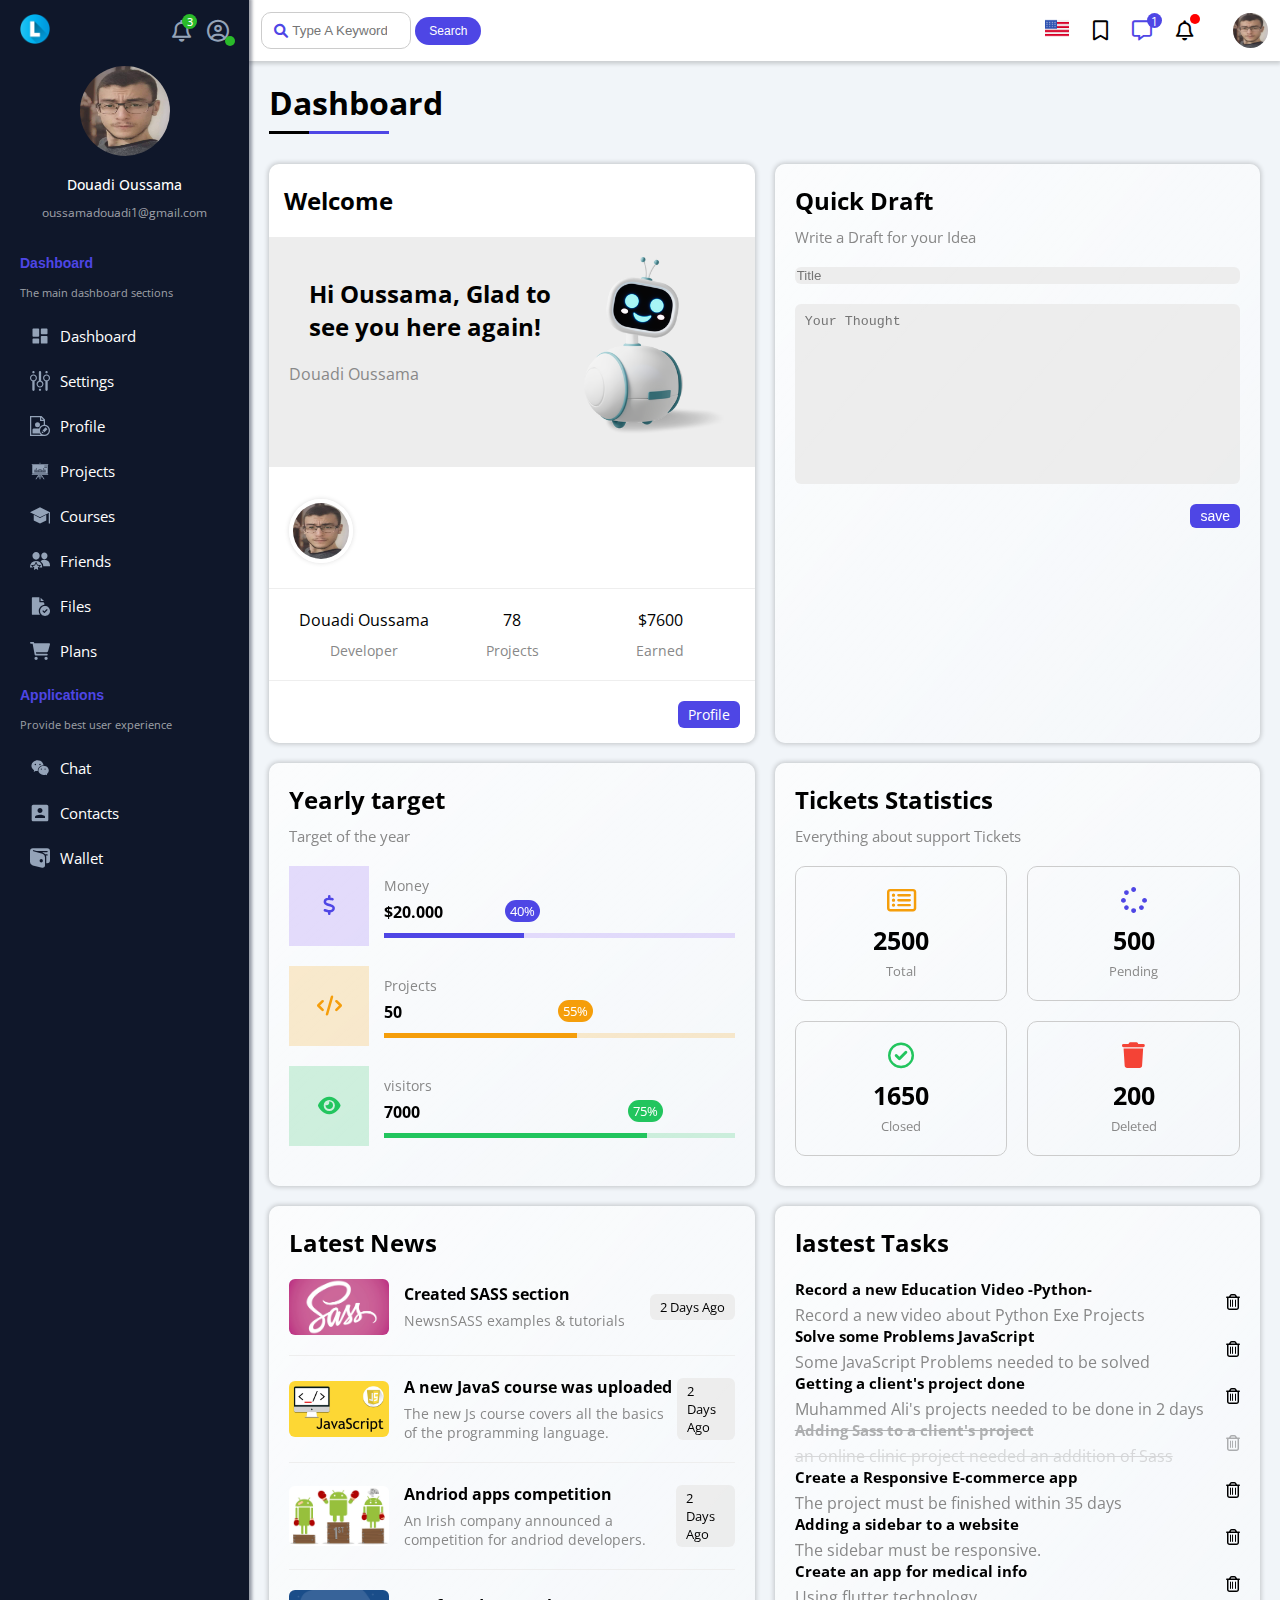
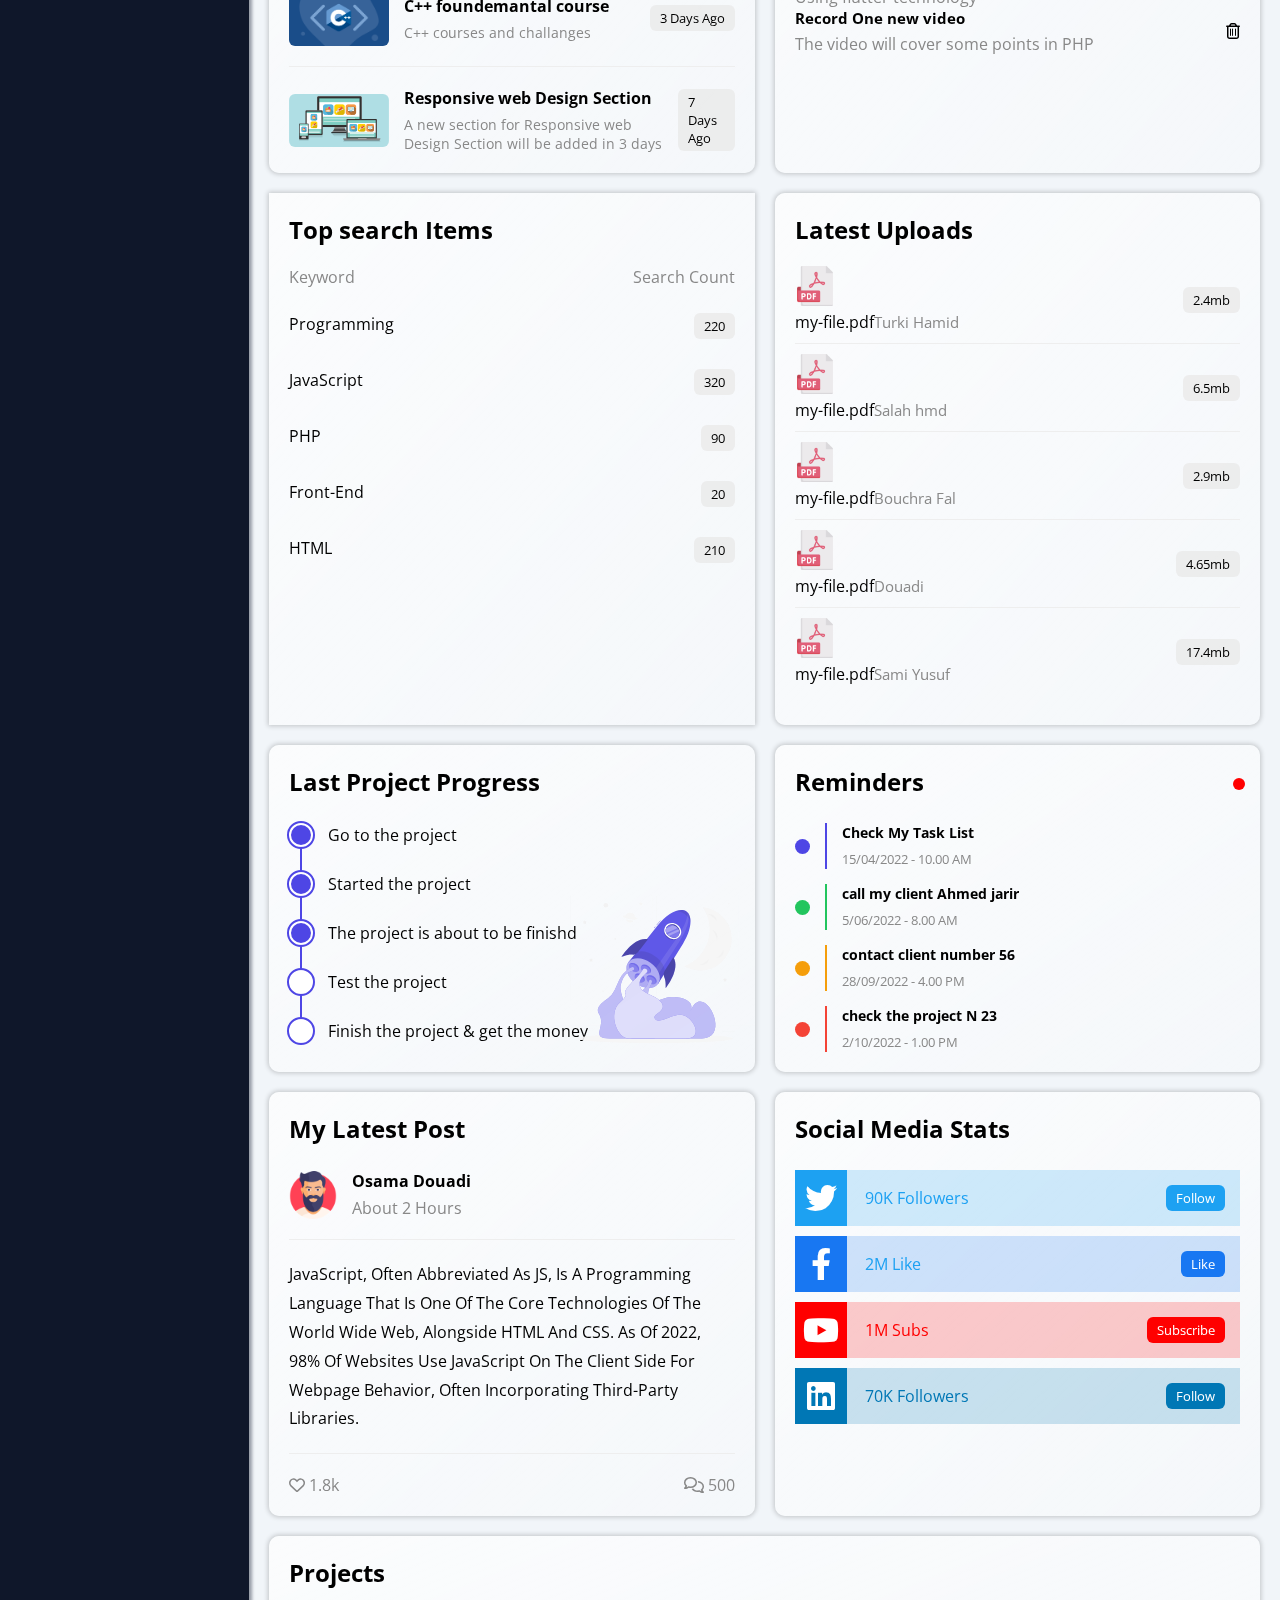
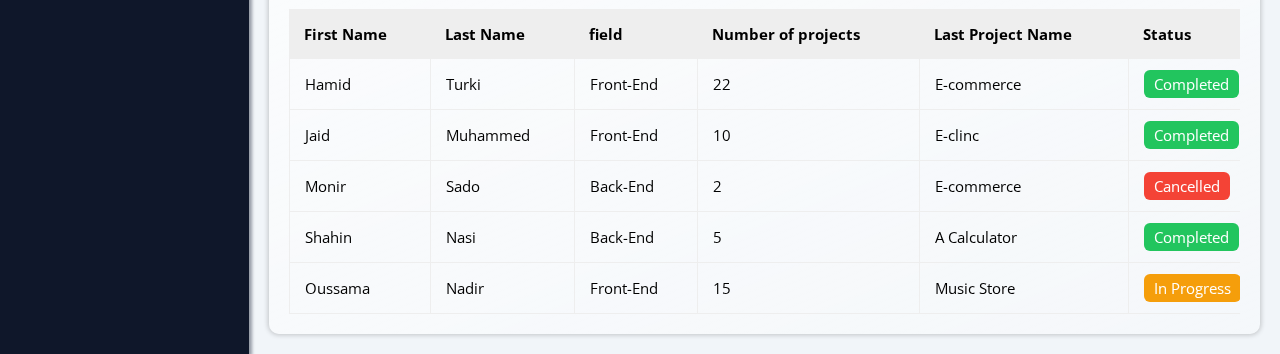
<file: index.html>
<!DOCTYPE html>
<html lang="en">
  <head>
    <meta charset="UTF-8" />
    <meta http-equiv="X-UA-Compatible" content="IE=edge" />
    <meta name="viewport" content="width=device-width, initial-scale=1.0" />
    <title>Dashboard</title>
    <link rel="stylesheet" href="css/all.main.css" />
    <link rel="stylesheet" href="css/framewrok.css" />
    <link rel="stylesheet" href="css/dash.css" />
    <link rel="preconnect" href="https://fonts.googleapis.com" />
    <link rel="preconnect" href="https://fonts.gstatic.com" crossorigin />
    <link href="https://fonts.googleapis.com/css2?family=Open+Sans:wght@300;500&#038;display=swap" rel="stylesheet" />
  </head>
<body>
  <div class="page d-flex">
    <div class="sidebar  bg-sidebar p-20 p-relative">
       <div class="sidebarheader d-flex space-between ">
          <img class="logo" src="./image/logo.png" alt=""/>

          <div class="leftSide d-flex space-between">

            <div class="Icons-areaTwo">
            <span class="sidebarbellNotification p-relative">
            <i class="sidebarBell fa-regular fa-bell  c-altwhite cursor-p"></i>
            </span>
            </div>

          <div class="icons-areaTwo">
          <span class="sidebarusernotification p-relative">
            <i class=" userIcon fa-regular fa-circle-user c-altwhite cursor-p"></i>
          </span>
          </div>
      </div>
      </div>
      <div class="sidebarSec2">
      <img class="profilePic p-relative " src="./image/oussama.jpg" alt=""/>
      <h4 class="sidebarName c-white">Douadi Oussama</h4>
      <h5 class="sidebarEmail">oussamadouadi1@gmail.com</h5>
    </div>
    <h3 class="dashboard">Dashboard</h3>
    <p class="dashboardDescription">The main dashboard sections</p>

      <ul>
        <li>
          
          <a class="active d-flex align-center fs-14 c-white rad-6 p-10" href="index.html">
          <img class="sidebarIcons " src="/image/dashboard.svg" alt=""/>
            <span>Dashboard</span>
          </a>
          
        </li>
        <li>
          <a class="d-flex align-center fs-14 c-white rad-6 p-10" href="settings.html">
            <img class="sidebarIcons" src="/image/settings.svg" alt=""/>
            <span >Settings</span>
          </a>
        </li>
        <li>
          <a class="d-flex align-center fs-14 c-white rad-6 p-10" href="profile.html">
            <img class="sidebarIcons" src="/image/profile.svg" alt=""/>
            <span>Profile</span>
          </a>
        </li>
        <li>
          <a class="d-flex align-center fs-14 c-white rad-6 p-10" href="projects.html">
            <img class="sidebarIcons" src="/image/projects.svg" alt=""/>
            <span>Projects</span>
          </a>
        </li>
        <li>
          <a class=" d-flex align-center fs-14 c-white rad-6 p-10" href="courses.html">
            <img class="sidebarIcons" src="/image/courses.svg" alt=""/>
            <span >Courses</span>
          </a>
        </li>
        <li>
          <a class="d-flex align-center fs-14 c-white rad-6 p-10" href="friends.html">
            <img class="sidebarIcons" src="/image/friends.svg" alt=""/>
            <span >Friends</span>
          </a>
        </li>
        <li>
          <a class="d-flex align-center fs-14 c-white rad-6 p-10" href="files.html">
            <img class="sidebarIcons" src="/image/files.svg" alt=""/>
            <span >Files</span>
          </a>
        </li>
        <li>
          <a class="d-flex align-center fs-14 c-white rad-6 p-10" href="plans.html">
            <img class="sidebarIcons" src="/image/plans.svg" alt=""/>
            <span >Plans</span>
          </a>
        </li>
      </ul>
      <h3 class="dashboard">Applications</h3>
    <p class="dashboardDescription">Provide best user experience</p>
    <ul>
      <li>
        <a class="d-flex align-center fs-14 c-white rad-6 p-10" href="chat.html">
          <img class="sidebarIcons" src="/image/chat.svg" alt=""/>
          <span>Chat</span>
        </a>
      </li>
      <li>
        <a class="d-flex align-center fs-14 c-white rad-6 p-10" href="chat.html">
          <img class="sidebarIcons" src="/image/contact.svg" alt=""/>
          <span>Contacts</span>
        </a>
      </li>
      <li>
        <a class="d-flex align-center fs-14 c-white rad-6 p-10" href="wallet.html">
          <img class="sidebarIcons" src="/image/wallet.svg" alt=""/>
          <span>Wallet</span>
        </a>
      </li>
    </ul>
        </div>
        <div class="content bg-page w-full">
          <!--Start Head-->
          <div class="head p-12 d-flex align-center space-between">
            <div class="search p-relative ">
             <input class=" searchPh p-10 " type="search" placeholder="Type A Keyword">
             <button class="searchbtn">Search</button>
            </div>
         
            <div class="icons d-flex align-center ">
              <div class="Icons-area">
                <img class="englishLanguage cursor-p" src="./image/english.png" alt=""/>
                 </div>
              <div class="Icons-area">
                  <i class="fa-regular fa-bookmark fa-lg c-black cursor-p"></i>
               </div>
              <div class="Icons-area">
              <span class="notificationTwo p-relative">
                <i class="fa-regular fa-message fa-lg c-purple cursor-p"></i>
              </span>
            </div>
              <div class="Icons-area">
                <span class="notification p-relative">
                  <i class=" fa-regular fa-bell fa-lg c-black cursor-p "></i>
                </span>
              </div>
              <img class="headerPic cursor-p" src="./image/oussama.jpg" alt=""/>
            </div>
          </div>
          <!--End Head-->
 <h1 class="p-relative">Dashboard</h1>
 <div class="wrapper d-grid gap-20">
  <!--Start Welcome-->
  <div class="welcome bg-white rad-10 txt-c-mobile block-mobile box-shadow ">
    <h2 class="greeting">Welcome</h2>
<div class="intro bg-white p-20 d-flex space-between bg-eee">
<div >
<h2 class=" m-20">Hi Oussama, 
  Glad to see you here again!
</h2>
<p class="c-grey mt-5">Douadi Oussama</p>
</div>

<img class="hide-mobile" src="./image/robothi.png" alt="" style="width:200px; height: 200px;" />

</div>
<img src="./image/oussama.jpg" alt="" class="avatar"/>
<div class="body txt-c d-flex p-20 mt-20 mb-20 block-mobile">
  <div>Douadi Oussama <span class="d-block c-grey fs-14 mt-10">Developer</span></div>
  <div>78 <span class="d-block c-grey fs-14 mt-10">Projects</span></div>
  <div>$7600 <span class="d-block c-grey fs-14 mt-10">Earned</span></div>
</div>
<a href="profile.html" class="visit d-block fs-14 rad-6 bg-purple c-white w-fit btn-shape">Profile</a>
</div>
  <!--End Welcome-->
  <!--Quick Draft widget-->
  <div class="quick-draft glass p-20  rad-10 box-shadow ">
    
    <h2 class=" mt-0 mb-10 ">Quick Draft</h2>
    <p class="mt-0 mb-20 c-grey fs-15 ">Write a Draft for your Idea</p>
 
    <form  >
      <input class="d-block mb-20 w-full p-18 b-none rad-6 bg-eee" type="text" placeholder="Title"/>
      <textarea class="d-block mb-20 w-full p-10 b-none bg-eee rad-6" placeholder="Your Thought"></textarea>
      <input class="save d-block fs-14 bg-purple c-white b-none w-fit btn-shape" type="submit" value="save"/>
    </form>
  </div>
  <!--Quick Draft widget-->
  <!--Start Target-->
  <div class="targets glass p-20  rad-10 box-shadow">
    <h2 class="mt-0 mb-10"> Yearly target</h2>
    <p  class="mt-0 mb-20 c-grey fs-15"> Target of the year</p>
    <div class="target-row mb-20 purple d-flex align-center">
      <div class="icon center-flex">
        <i class="fa-solid fa-dollar-sign fa-lg c-purple"></i>
      </div>
      <div class="details">
        <span class="fs-14 c-grey">Money</span>
        <span class="d-block mt-5 mb-10 fw-bold">$20.000</span>
        <div class="progress p-relative">
          <span class="bg-purple c-purple" style="width: 40%;">
          <span class="bg-purple"> 40% </span>
          </span>
        </div>
      </div>
    </div>
    <div class="target-row mb-20 orange d-flex align-center">
      <div class="icon center-flex">
        <i class="fa-solid fa-code fa-lg c-orange"></i>
      </div>
      <div class="details">
        <span class="fs-14 c-grey">Projects</span>
        <span class="d-block mt-5 mb-10 fw-bold">50</span>
        <div class="progress p-relative">
          <span class="bg-orange orange" style="width: 55%;">
          <span class="bg-orange">55%</span>
          </span>
        </div>
      </div>
    </div>
    <div class="target-row mb-20 green d-flex align-center">
      <div class="icon center-flex">
        <i class="fa-solid fa-eye fa-lg c-green"></i>
      </div>
      <div class="details">
        <span class="fs-14 c-grey">visitors</span>
        <span class="d-block mt-5 mb-10 fw-bold">7000</span>
        <div class="progress p-relative">
          <span class="bg-green green" style="width: 75%;">
          <span class="bg-green">75% </span>
          </span>
        </div>
      </div>
    </div>
  </div>
  <!--End Target-->
  <!--Start Ticket Widget-->
  <div class="tickets glass p-20  rad-10 box-shadow">
    <h2 class="mt-0 mb-10">Tickets Statistics</h2>
    <p class="mt-0 mb-20 c-grey fs-15">Everything about support Tickets</p>
  <div class="d-flex txt-c gap-20 f-wrap">
    <div class="box p-20 rad-10 fs-13 c-grey">
      <i class="fa-regular fa-rectangle-list fa-2x mb-10 c-orange"></i>
      <span  class="d-block c-black fw-bold fs-25 mb-5">2500</span>
      Total
    </div>
    <div class="box p-20 rad-10 fs-13 c-grey">
      <i class="fa-solid fa-spinner fa-2x mb-10 c-purple"></i>
      <span  class="d-block c-black fw-bold fs-25 mb-5">500</span>
      Pending
    </div>
    <div class="box p-20 rad-10 fs-13 c-grey">
      <i class="fa-regular fa-circle-check fa-2x mb-10 c-green"></i>
      <span  class="d-block c-black fw-bold fs-25 mb-5">1650</span>
      Closed
    </div>
    <div class="box p-20 rad-10 fs-13 c-grey">
      
      <i class="fa-solid fa-trash fa-2x mb-10 c-red"></i>
      <span  class="d-block c-black fw-bold fs-25 mb-5">200</span>
      Deleted
    </div>
    
  </div>
  </div>
  <!--End Ticket Widget-->
  <!--Latest News-->
  <div class="latest-news glass p-20  rad-10 txt-c-mobile box-shadow">
    <h2 class="mt-0 mb-20">Latest News</h2>
    <div class="news-row d-flex align-center">
    <img src="./image/news1.jpg" alt="">
    <div class="info">
      <h3>Created SASS section</h3>
      <p class="m-0 fs-14 c-grey">NewsnSASS examples & tutorials</p>
    </div>
    <div class="btn-shape bg-eee fs-13 lable">2 Days Ago</div>

    </div>
    <div class="news-row d-flex align-center">
      <img src="./image/news2.jpg" alt="">
      <div class="info">
        <h3>A new JavaS course was uploaded</h3>
        <p class="m-0 fs-14 c-grey">The new Js course covers all the basics of the programming language.</p>
      </div>
      <div class="btn-shape bg-eee fs-13 lable">2 Days Ago</div>
  
      </div>
      <div class="news-row d-flex align-center">
        <img src="./image/news3.jpg" alt="">
        <div class="info">
          <h3>Andriod apps competition</h3>
          <p class="m-0 fs-14 c-grey">An Irish company announced a competition for andriod developers.</p>
        </div>
        <div class="btn-shape bg-eee fs-13 lable">2 Days Ago</div>
    
        </div>
        <div class="news-row d-flex align-center">
          <img src="./image/news4.png" alt="">
          <div class="info">
            <h3>C++ foundemantal course</h3>
            <p class="m-0 fs-14 c-grey"> C++ courses and challanges</p>
          </div>
          <div class="btn-shape bg-eee fs-13 lable">3 Days Ago</div>
      
          </div>
          <div class="news-row d-flex align-center">
            <img src="./image/news5.png" alt="">
            <div class="info">
              <h3>Responsive web Design Section</h3>
              <p class="m-0 fs-14 c-grey">A new section for Responsive web Design Section will be added in 3 days </p>
            </div>
            <div class="btn-shape bg-eee fs-13 lable">7 Days Ago</div>
        
            </div>
  </div>
  <!--Latest News-->
  <!--Tasks-->
  <div class="tasks glass p-20  rad-10 box-shadow">
    <h2 class="mt-0 mb-20">lastest Tasks</h2>
    <div class="tasks-row d-flex between-flex">
    <div class="info">
      <h3 class="mt-0 mb-5 fs-15">Record a new Education Video -Python-</h3>
      <p class="m-0 c-grey">Record a new video about Python Exe Projects</p>
    </div>
    <i class="fa-regular fa-trash-can delete"></i>
  </div>
  <div class="tasks-row d-flex between-flex">
    <div class="info">
      <h3 class="mt-0 mb-5 fs-15">Solve some Problems JavaScript</h3>
      <p class="m-0 c-grey"> Some JavaScript Problems needed to be solved</p>
    </div>
    <i class="fa-regular fa-trash-can delete"></i>
  </div>
  <div class="tasks-row d-flex between-flex">
    <div class="info">
      <h3 class="mt-0 mb-5 fs-15">Getting a client's project done </h3>
      <p class="m-0 c-grey">Muhammed Ali's projects needed to be done in 2 days</p>
    </div>
    <i class="fa-regular fa-trash-can delete"></i>
  </div>
  <div class="tasks-row d-flex between-flex done">
    <div class="info">
      <h3 class="mt-0 mb-5 fs-15"> Adding Sass to a client's project</h3>
      <p class="m-0 c-grey"> an online clinic project needed an addition of Sass</p>
    </div>
    <i class="fa-regular fa-trash-can delete"></i>
  </div>
  <div class="tasks-row d-flex between-flex">
    <div class="info">
      <h3 class="mt-0 mb-5 fs-15">Create a Responsive E-commerce app</h3>
      <p class="m-0 c-grey">The project must be finished within 35 days</p>
    </div>
    <i class="fa-regular fa-trash-can delete"></i>
  </div>
  <div class="tasks-row d-flex between-flex">
    <div class="info">
      <h3 class="mt-0 mb-5 fs-15">Adding a sidebar to a website</h3>
      <p class="m-0 c-grey">The sidebar must be responsive.</p>
    </div>
    <i class="fa-regular fa-trash-can delete"></i>
  </div>
  <div class="tasks-row d-flex between-flex">
    <div class="info">
      <h3 class="mt-0 mb-5 fs-15">Create an app for medical info</h3>
      <p class="m-0 c-grey">Using flutter technology</p>
    </div>
    <i class="fa-regular fa-trash-can delete"></i>
  </div>
  <div class="tasks-row d-flex between-flex">
    <div class="info">
      <h3 class="mt-0 mb-5 fs-15">Record One new video</h3>
      <p class="m-0 c-grey">The video will cover some points in PHP</p>
    </div>
    <i class="fa-regular fa-trash-can delete"></i>
  </div>
  </div>
  <!--Tasks-->

<!--Top search-->
<div class="search-items glass p-20  rad-20 box-shadow">
  <h2 class="mt-0 mb-20">Top search Items</h2>
  <div class="items-head d-flex space-between c-grey mb-10">
    <div> Keyword</div>
    <div>Search Count</div>
  </div>

  <div class="items d-flex space-between pt-15 pb-15" >
  <span>Programming</span>
  <span class="bg-eee fs-13 btn-shape">220</span>
</div>

<div class="items d-flex space-between pt-15 pb-15" >
  <span>JavaScript</span>
  <span class="bg-eee fs-13 btn-shape">320</span>
</div>

<div class="items d-flex space-between pt-15 pb-15" >
  <span>PHP</span>
  <span class="bg-eee fs-13 btn-shape">90</span>
</div>

<div class="items d-flex space-between pt-15 pb-15" >
  <span>Front-End</span>
  <span class="bg-eee fs-13 btn-shape">20</span>
</div>

<div class="items d-flex space-between pt-15 pb-15" >
  <span>HTML</span>
  <span class="bg-eee fs-13 btn-shape">210</span>
</div>
</div>
<!--Top search-->
<!--Latest uploads-->
<div class="latest-uploads glass p-20  rad-10 box-shadow">
  <h2 class="mt-0 mb-20"> Latest Uploads</h2>
  <ul class="m-0">
    <li class="between-flex pb-10 mb-10">
      <div>
        <img class="mr-10" src="./image/pdf.png" alt=""/>
        <div class="d-flex align-center">
          <span class="d-block">my-file.pdf</span>
          <span class="fs-15 c-grey">Turki Hamid</span>
        </div>

      </div>
      <div class="bg-eee btn-shape fs-13">
        2.4mb
      </div>
    </li>
    <li class="between-flex pb-10 mb-10">
      <div>
        <img class="mr-10" src="./image/pdf.png" alt=""/>
        <div class="d-flex align-center">
          <span class="d-block">my-file.pdf</span>
          <span class="fs-15 c-grey">Salah hmd</span>
        </div>

      </div>
      <div class="bg-eee btn-shape fs-13">
        6.5mb
      </div>
    </li>
    <li class="between-flex pb-10 mb-10">
      <div>
        <img class="mr-10" src="./image/pdf.png" alt=""/>
        <div class="d-flex align-center">
          <span class="d-block">my-file.pdf</span>
          <span class="fs-15 c-grey">Bouchra Fal</span>
        </div>

      </div>
      <div class="bg-eee btn-shape fs-13">
        2.9mb
      </div>
    </li>
    <li class="between-flex pb-10 mb-10">
      <div>
        <img class="mr-10" src="./image/pdf.png" alt=""/>
        <div class="d-flex align-center">
          <span class="d-block">my-file.pdf</span>
          <span class="fs-15 c-grey">Douadi</span>
        </div>

      </div>
      <div class="bg-eee btn-shape fs-13">
        4.65mb
      </div>
    </li>
    <li class="between-flex pb-10 mb-10">
      <div>
        <img class="mr-10" src="./image/pdf.png" alt=""/>
        <div class="d-flex align-center">
          <span class="d-block">my-file.pdf</span>
          <span class="fs-15 c-grey">Sami Yusuf</span>
        </div>

      </div>
      <div class="bg-eee btn-shape fs-13">
        17.4mb
      </div>
    </li>

  </ul>
</div>
<!--Latest uploads-->
  <!-- Start Last project -->
  <div class="last-project glass p-20  rad-10 p-relative box-shadow">
    <h2 class="mt-0 mb-20"> Last Project Progress</h2>
    <ul class="m-0 p-relative">
      <li class="mt-25 d-flex align-center done"> Go to the project</li>
      <li class="mt-25 d-flex align-center done"> Started the project</li>
      <li class="mt-25 d-flex align-center done"> The project is about to be finishd</li>
      <li class="mt-25 d-flex align-center current"> Test the project</li>
      <li class="mt-25 d-flex align-center "> Finish the project & get the money</li>
    </ul>
    <img class="launch-icon hide-mobile" src="./image/rocket.svg" alt="">
  </div>
  <!-- End Last project -->
  <!-- Reminders -->
  <div class="reminders p-20 glass rad-10 p-relative box-shadow">
    <h2  class="remindersTitle mt-0 mb-25">Reminders</h2>
    <ul class="m-0">
      <li class="d-flex align-center mt-15">
          <span class="key bg-purple mr-15 d-block rad-half"></span>
          <div class="pl-15 purple">
            <p class="fs-14 fw-bold mt-0 mb-5">
              Check My Task List
            </p>
            <span class="fs-13 c-grey"> 15/04/2022 - 10.00 AM</span>
          </div>
      </li>
      <li class="d-flex align-center mt-15">
        <span class="key bg-green mr-15 d-block rad-half"></span>
        <div class="pl-15 green">
          <p class="fs-14 fw-bold mt-0 mb-5">
            call my client Ahmed jarir
          </p>
          <span class="fs-13 c-grey"> 5/06/2022 - 8.00 AM</span>
        </div>
    </li>
    <li class="d-flex align-center mt-15">
      <span class="key bg-orange mr-15 d-block rad-half"></span>
      <div class="pl-15 orange">
        <p class="fs-14 fw-bold mt-0 mb-5">
          contact client number 56
        </p>
        <span class="fs-13 c-grey"> 28/09/2022 - 4.00 PM</span>
      </div>
  </li>
  <li class="d-flex align-center mt-15">
    <span class="key bg-red mr-15 d-block rad-half"></span>
    <div class="pl-15 red">
      <p class="fs-14 fw-bold mt-0 mb-5">
        check the project N 23
      </p>
      <span class="fs-13 c-grey"> 2/10/2022 - 1.00 PM</span>
    </div>
</li>
    </ul>
  </div>
  <!-- Reminders -->
  <!--Latest Post-->
  <div class="latest-post p-20 glass rad-10 p-relative box-shadow">
    <h2 class="mt-0 mb-25">My Latest Post</h2>
    <div class="top d-flex align-center">
      <img class="avatar mr-15" src="./image/avatar1.png" alt="" />
      <div class="info">
        <span class="d-block mb-5 fw-bold">Osama Douadi</span>
        <span class="c-grey">About 2 Hours</span>
      </div>
      </div>
      <div class="post-content txt-c-mobile pt-20 pb-20 mt-20 mb-20">
        JavaScript, often abbreviated as JS, is a programming language that is one of the core technologies of the World Wide Web, alongside HTML and CSS. As of 2022, 98% of websites use JavaScript on the client side for webpage behavior, often incorporating third-party libraries.
        </div>
      <div class="post-stats between-flex c-grey">
      <div>
      <i class="fa-regular fa-heart"></i>
      <span>1.8k</span>
    </div>
    <div>
      <i class="fa-regular fa-comments"></i>
      <span>500</span>
    </div>
    </div>
  </div>
      
  <!--Latest Post-->
   <!-- Start Social Media Stats Widget -->
   <div class="social-media p-20 glass rad-10 p-relative box-shadow">
    <h2 class="mt-0 mb-25">Social Media Stats</h2>
    <div class="box twitter p-15 p-relative mb-10 between-flex">
      <i class="fa-brands fa-twitter fa-2x c-white h-full center-flex"></i>
      <span>90K Followers</span>
      <a class="fs-13 c-white btn-shape" href="#">Follow</a>
    </div>
    <div class="box facebook p-15 p-relative mb-10 between-flex">
      <i class="fa-brands fa-facebook-f fa-2x c-white h-full center-flex"></i>
      <span>2M Like</span>
      <a class="fs-13 c-white btn-shape" href="#">Like</a>
    </div>
    <div class="box youtube p-15 p-relative mb-10 between-flex">
      <i class="fa-brands fa-youtube fa-2x c-white h-full center-flex"></i>
      <span>1M Subs</span>
      <a class="fs-13 c-white btn-shape" href="#">Subscribe</a>
    </div>
    <div class="box linkedin p-15 p-relative mb-10 between-flex">
      <i class="fa-brands fa-linkedin fa-2x c-white h-full center-flex"></i>
      <span>70K Followers</span>
      <a class="fs-13 c-white btn-shape" href="#">Follow</a>
    </div>
  </div>
 </div>
 <!-- Start Projects Table-->
 <div class="projects p-20 glass rad-10 m-20 box-shadow">
  <h2 class="mt-0 mb-20"> Projects</h2>
  <div class="responsive-table">
    <table class="fs-15 w-full">
      <thead>
        <tr>
          <td>First Name</td>
          <td>Last Name</td>
          <td>field</td>
          <td> Number of projects</td>
          <td> Last Project Name</td>
          <td>Status</td>

        </tr>
      </thead>
      <tbody>
        <tr>
          <td>Hamid</td>
          <td>Turki</td>
          <td>Front-End</td>
          <td>22</td>
          <td>E-commerce</td>
          <td><span class="label btn-shape bg-green c-white">Completed</span></td>
        </tr>
        <tr>
          <td>Jaid</td>
          <td>Muhammed</td>
          <td>Front-End</td>
          <td>10</td>
          <td>E-clinc</td>
          <td><span class="label btn-shape bg-green c-white">Completed</span></td>
        </tr>
        <tr>
          <td>Monir</td>
          <td>Sado</td>
          <td>Back-End</td>
          <td>2</td>
          <td>E-commerce</td>
          <td><span class="label btn-shape bg-red c-white">Cancelled</span></td>
        </tr>
        <tr>
          <td>Shahin</td>
          <td>Nasi</td>
          <td>Back-End</td>
          <td>5</td>
          <td>A Calculator</td>
          <td><span class="label btn-shape bg-green c-white">Completed</span></td>
        </tr>
        <tr>
          <td>Oussama</td>
          <td>Nadir</td>
          <td>Front-End</td>
          <td>15</td>
          <td>Music Store</td>
          <td><span class="label btn-shape bg-orange c-white">In Progress</span></td>
        </tr>
       
      </tbody>

    </table>
  </div>
 </div>
 <!-- End Projects Table-->

</div>
</div>
          
</body>
</html>
</file>
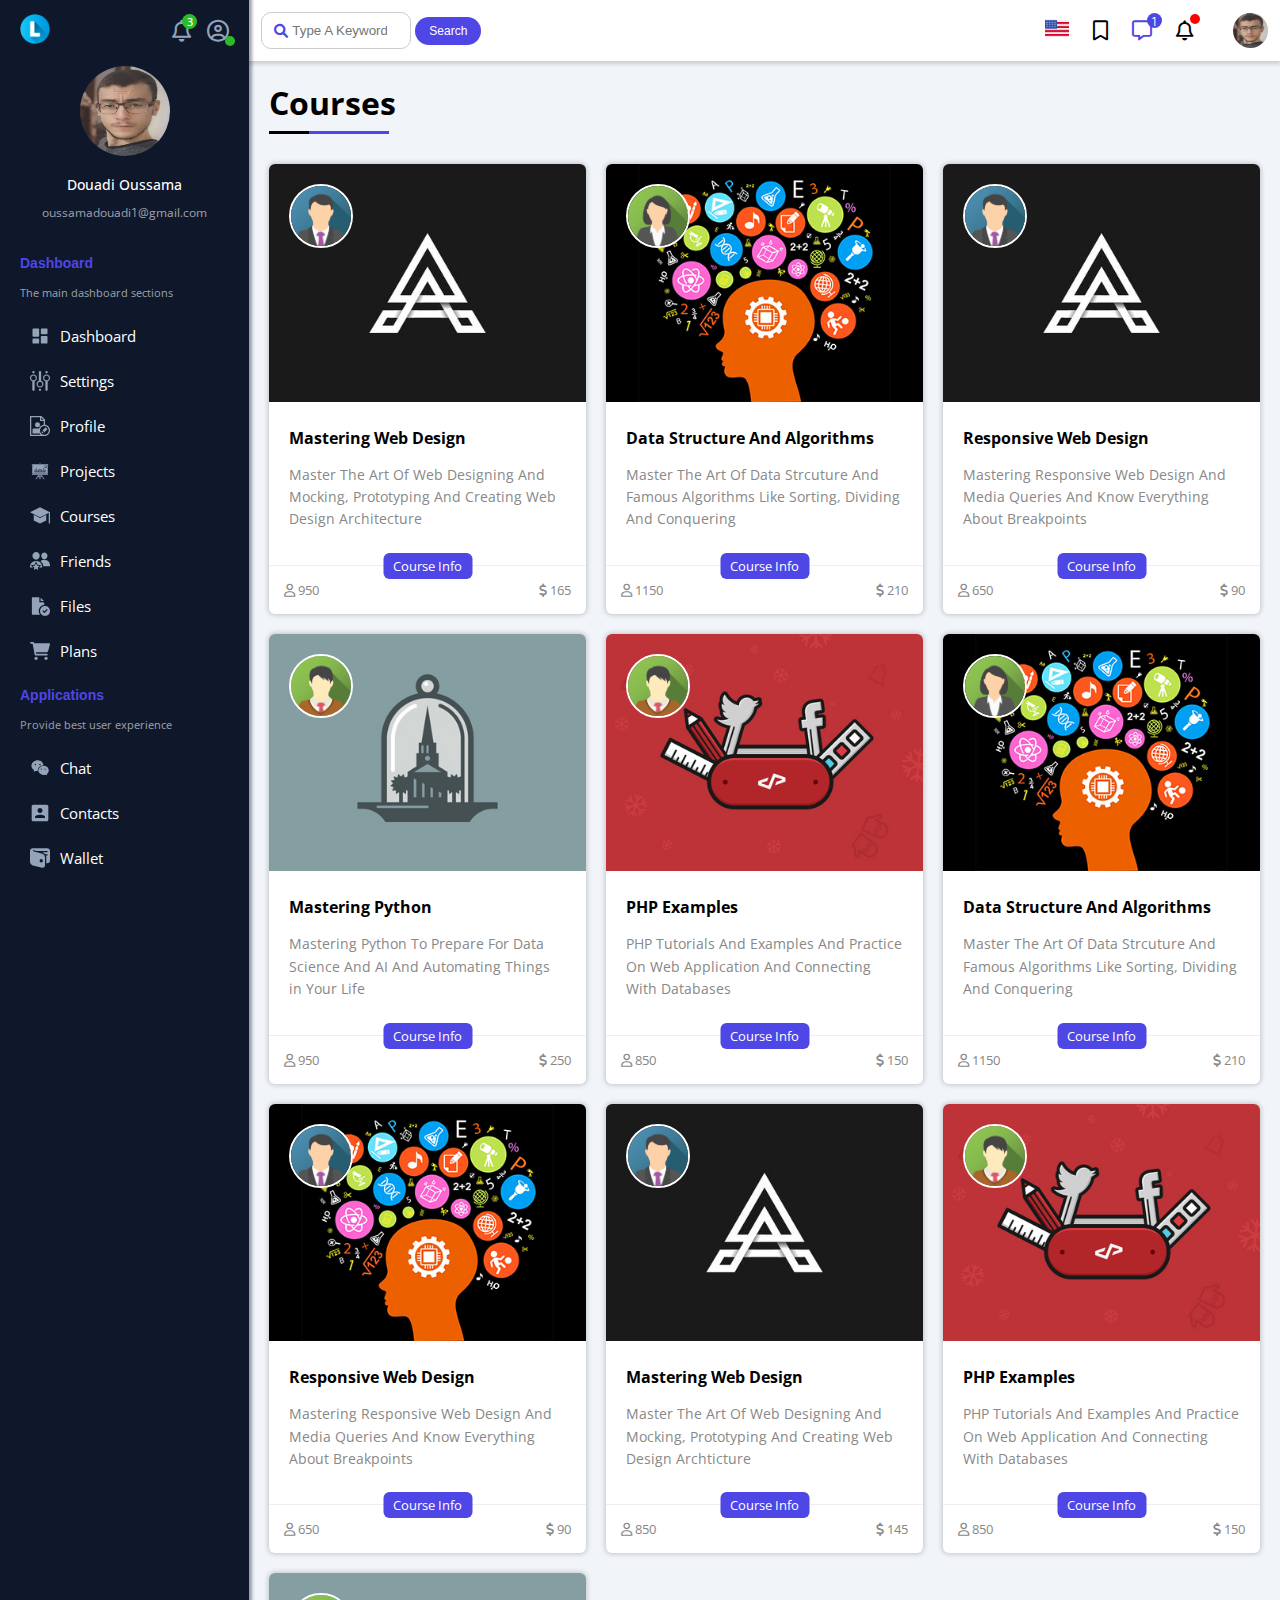
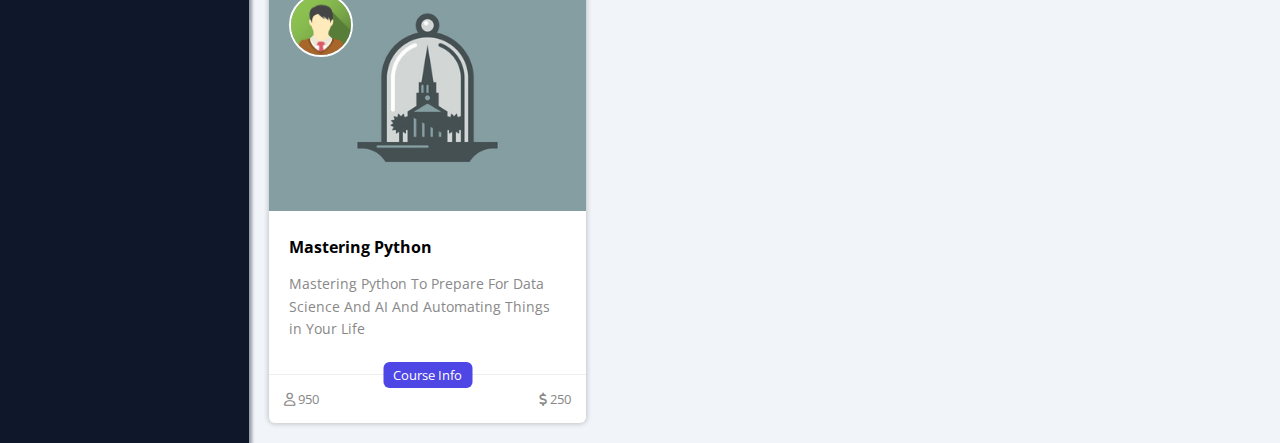
<file: courses.html>
<!DOCTYPE html>
<html lang="en">
  <head>
    <meta charset="UTF-8" />
    <meta http-equiv="X-UA-Compatible" content="IE=edge" />
    <meta name="viewport" content="width=device-width, initial-scale=1.0" />
    <title>Courses</title>
    <link rel="stylesheet" href="css/all.main.css" />
    <link rel="stylesheet" href="css/framewrok.css" />
    <link rel="stylesheet" href="css/dash.css" />
    <link rel="preconnect" href="https://fonts.googleapis.com" />
    <link rel="preconnect" href="https://fonts.gstatic.com" crossorigin />
    <link href="https://fonts.googleapis.com/css2?family=Open+Sans:wght@300;500&#038;display=swap" rel="stylesheet" />
  </head>
<body>
  <div class="page d-flex">
    <div class="sidebar  bg-sidebar p-20 p-relative">
      <div class="sidebarheader d-flex space-between ">
         <img class="logo" src="/image/logo.png" alt=""/>

         <div class="leftSide d-flex space-between">

           <div class="Icons-areaTwo">
           <span class="sidebarbellNotification p-relative">
           <i class="sidebarBell fa-regular fa-bell  c-altwhite cursor-p"></i>
           </span>
           </div>

         <div class="icons-areaTwo">
         <span class="sidebarusernotification p-relative">
           <i class=" userIcon fa-regular fa-circle-user c-altwhite cursor-p"></i>
         </span>
         </div>
     </div>
     </div>
     <div class="sidebarSec2">
     <img class="profilePic p-relative " src="/image/oussama.jpg" alt=""/>
     <h4 class="sidebarName c-white">Douadi Oussama</h4>
     <h5 class="sidebarEmail">oussamadouadi1@gmail.com</h5>
   </div>
   <h3 class="dashboard">Dashboard</h3>
   <p class="dashboardDescription">The main dashboard sections</p>

     <ul>
       <li>
         
         <a class="active d-flex align-center fs-14 c-white rad-6 p-10" href="index.html">
         <img class="sidebarIcons " src="/image/dashboard.svg" alt=""/>
           <span>Dashboard</span>
         </a>
         
       </li>
       <li>
         <a class="d-flex align-center fs-14 c-white rad-6 p-10" href="settings.html">
           <img class="sidebarIcons" src="/image/settings.svg" alt=""/>
           <span >Settings</span>
         </a>
       </li>
       <li>
         <a class="d-flex align-center fs-14 c-white rad-6 p-10" href="profile.html">
           <img class="sidebarIcons" src="/image/profile.svg" alt=""/>
           <span>Profile</span>
         </a>
       </li>
       <li>
         <a class="d-flex align-center fs-14 c-white rad-6 p-10" href="projects.html">
           <img class="sidebarIcons" src="/image/projects.svg" alt=""/>
           <span>Projects</span>
         </a>
       </li>
       <li>
         <a class=" d-flex align-center fs-14 c-white rad-6 p-10" href="courses.html">
           <img class="sidebarIcons" src="/image/courses.svg" alt=""/>
           <span >Courses</span>
         </a>
       </li>
       <li>
         <a class="d-flex align-center fs-14 c-white rad-6 p-10" href="friends.html">
           <img class="sidebarIcons" src="/image/friends.svg" alt=""/>
           <span >Friends</span>
         </a>
       </li>
       <li>
         <a class="d-flex align-center fs-14 c-white rad-6 p-10" href="files.html">
           <img class="sidebarIcons" src="/image/files.svg" alt=""/>
           <span >Files</span>
         </a>
       </li>
       <li>
         <a class="d-flex align-center fs-14 c-white rad-6 p-10" href="plans.html">
           <img class="sidebarIcons" src="/image/plans.svg" alt=""/>
           <span >Plans</span>
         </a>
       </li>
     </ul>
     <h3 class="dashboard">Applications</h3>
   <p class="dashboardDescription">Provide best user experience</p>
   <ul>
     <li>
       <a class="d-flex align-center fs-14 c-white rad-6 p-10" href="chat.html">
         <img class="sidebarIcons" src="/image/chat.svg" alt=""/>
         <span>Chat</span>
       </a>
     </li>
     <li>
       <a class="d-flex align-center fs-14 c-white rad-6 p-10" href="chat.html">
         <img class="sidebarIcons" src="/image/contact.svg" alt=""/>
         <span>Contacts</span>
       </a>
     </li>
     <li>
       <a class="d-flex align-center fs-14 c-white rad-6 p-10" href="wallet.html">
         <img class="sidebarIcons" src="/image/wallet.svg" alt=""/>
         <span>Wallet</span>
       </a>
     </li>
   </ul>
       </div>
       <div class="content bg-page w-full">
         <!--Start Head-->
         <div class="head p-12 d-flex align-center space-between">
           <div class="search p-relative ">
            <input class=" searchPh p-10 " type="search" placeholder="Type A Keyword">
            <button class="searchbtn">Search</button>
           </div>
        
           <div class="icons d-flex align-center ">
             <div class="Icons-area">
               <img class="englishLanguage cursor-p" src="./image/english.png" alt=""/>
                </div>
             <div class="Icons-area">
                 <i class="fa-regular fa-bookmark fa-lg c-black cursor-p"></i>
              </div>
             <div class="Icons-area">
             <span class="notificationTwo p-relative">
               <i class="fa-regular fa-message fa-lg c-purple cursor-p"></i>
             </span>
           </div>
             <div class="Icons-area">
               <span class="notification p-relative">
                 <i class=" fa-regular fa-bell fa-lg c-black cursor-p "></i>
               </span>
             </div>
             <img class="headerPic cursor-p" src="./image/oussama.jpg" alt=""/>
           </div>
         </div>
         <!--End Head-->

            <h1 class="p-relative">Courses</h1>
            <div class="courses-page d-grid m-20 gap-20">
              <div class="course bg-white box-shadow rad-6 p-relative">
                <img decoding="async" class="cover" src="./image/course-01.jpg" alt="" />
                <img decoding="async" class="instructor" src="./image/team-01.png" alt="" />
                <div class="p-20">
                  <h4 class="m-0">Mastering Web Design</h4>
                  <p class="description c-grey mt-15 fs-14">
                    Master The Art Of Web Designing And Mocking, Prototyping And Creating Web Design Architecture
                  </p>
                </div>
                <div class="info p-15 p-relative between-flex">
                  <span class="title bg-purple c-white btn-shape">Course Info</span>
                  <span class="c-grey">
                    <i class="fa-regular fa-user"></i>
                    950
                  </span>
                  <span class="c-grey">
                    <i class="fa-solid fa-dollar-sign"></i>
                    165
                  </span>
                </div>
              </div>
              <div class="course bg-white box-shadow rad-6 p-relative">
                <img decoding="async" class="cover" src="./image/course-02.jpg" alt="" />
                <img decoding="async" class="instructor" src="./image/team-02.png" alt="" />
                <div class="p-20">
                  <h4 class="m-0">Data Structure And Algorithms</h4>
                  <p class="description c-grey mt-15 fs-14">
                    Master The Art Of Data Strcuture And Famous Algorithms Like Sorting, Dividing And Conquering
                  </p>
                </div>
                <div class="info p-15 p-relative between-flex">
                  <span class="title bg-purple c-white btn-shape">Course Info</span>
                  <span class="c-grey"> <i class="fa-regular fa-user"></i> 1150</span>
                  <span class="c-grey"><i class="fa-solid fa-dollar-sign"></i> 210</span>
                </div>
              </div>
              <div class="course bg-white box-shadow rad-6 p-relative">
                <img decoding="async" class="cover" src="./image/course-01.jpg" alt="" />
                <img decoding="async" class="instructor" src="./image/team-01.png" alt="" />
                <div class="p-20">
                  <h4 class="m-0">Responsive Web Design</h4>
                  <p class="description c-grey mt-15 fs-14">
                    Mastering Responsive Web Design And Media Queries And Know Everything About Breakpoints
                  </p>
                </div>
                <div class="info p-15 p-relative between-flex">
                  <span class="title bg-purple c-white btn-shape">Course Info</span>
                  <span class="c-grey"> <i class="fa-regular fa-user"></i> 650</span>
                  <span class="c-grey"><i class="fa-solid fa-dollar-sign"></i> 90</span>
                </div>
              </div>
              <div class="course bg-white box-shadow rad-6 p-relative">
                <img decoding="async" class="cover" src="./image/course-04.jpg" alt="" />
                <img decoding="async" class="instructor" src="./image/team-03.png" alt="" />
                <div class="p-20">
                  <h4 class="m-0">Mastering Python</h4>
                  <p class="description c-grey mt-15 fs-14">
                    Mastering Python To Prepare For Data Science And AI And Automating Things in Your Life
                  </p>
                </div>
                <div class="info p-15 p-relative between-flex">
                  <span class="title bg-purple c-white btn-shape">Course Info</span>
                  <span class="c-grey"> <i class="fa-regular fa-user"></i> 950</span>
                  <span class="c-grey"><i class="fa-solid fa-dollar-sign"></i> 250</span>
                </div>
              </div>
              <div class="course bg-white box-shadow rad-6 p-relative">
                <img decoding="async" class="cover" src="./image/course-05.jpg" alt="" />
                <img decoding="async" class="instructor" src="./image/team-03.png" alt="" />
                <div class="p-20">
                  <h4 class="m-0">PHP Examples</h4>
                  <p class="description c-grey mt-15 fs-14">
                    PHP Tutorials And Examples And Practice On Web Application And Connecting With Databases
                  </p>
                </div>
                <div class="info p-15 p-relative between-flex">
                  <span class="title bg-purple c-white btn-shape">Course Info</span>
                  <span class="c-grey"> <i class="fa-regular fa-user"></i> 850</span>
                  <span class="c-grey"><i class="fa-solid fa-dollar-sign"></i> 150</span>
                </div>
              </div>
              <div class="course bg-white box-shadow rad-6 p-relative">
                <img decoding="async" class="cover" src="./image/course-02.jpg" alt="" />
                <img decoding="async" class="instructor" src="./image/team-02.png" alt="" />
                <div class="p-20">
                  <h4 class="m-0">Data Structure And Algorithms</h4>
                  <p class="description c-grey mt-15 fs-14">
                    Master The Art Of Data Strcuture And Famous Algorithms Like Sorting, Dividing And Conquering
                  </p>
                </div>
                <div class="info p-15 p-relative between-flex">
                  <span class="title bg-purple c-white btn-shape">Course Info</span>
                  <span class="c-grey"> <i class="fa-regular fa-user"></i> 1150</span>
                  <span class="c-grey"><i class="fa-solid fa-dollar-sign"></i> 210</span>
                </div>
              </div>
              <div class="course bg-white box-shadow rad-6 p-relative">
                <img decoding="async" class="cover" src="./image/course-02.jpg" alt="" />
                <img decoding="async" class="instructor" src="./image/team-01.png" alt="" />
                <div class="p-20">
                  <h4 class="m-0">Responsive Web Design</h4>
                  <p class="description c-grey mt-15 fs-14">
                    Mastering Responsive Web Design And Media Queries And Know Everything About Breakpoints
                  </p>
                </div>
                <div class="info p-15 p-relative between-flex">
                  <span class="title bg-purple c-white btn-shape">Course Info</span>
                  <span class="c-grey"> <i class="fa-regular fa-user"></i> 650</span>
                  <span class="c-grey"><i class="fa-solid fa-dollar-sign"></i> 90</span>
                </div>
              </div>
              <div class="course bg-white box-shadow rad-6 p-relative">
                <img decoding="async" class="cover" src="./image/course-01.jpg" alt="" />
                <img decoding="async" class="instructor" src="./image/team-01.png" alt="" />
                <div class="p-20">
                  <h4 class="m-0">Mastering Web Design</h4>
                  <p class="description c-grey mt-15 fs-14">
                    Master The Art Of Web Designing And Mocking, Prototyping And Creating Web Design Archticture
                  </p>
                </div>
                <div class="info p-15 p-relative between-flex">
                  <span class="title bg-purple c-white btn-shape">Course Info</span>
                  <span class="c-grey"> <i class="fa-regular fa-user"></i> 850</span>
                  <span class="c-grey"><i class="fa-solid fa-dollar-sign"></i> 145</span>
                </div>
              </div>
              <div class="course bg-white box-shadow rad-6 p-relative">
                <img decoding="async" class="cover" src="./image/course-05.jpg" alt="" />
                <img decoding="async" class="instructor" src="./image/team-03.png" alt="" />
                <div class="p-20">
                  <h4 class="m-0">PHP Examples</h4>
                  <p class="description c-grey mt-15 fs-14">
                    PHP Tutorials And Examples And Practice On Web Application And Connecting With Databases
                  </p>
                </div>
                <div class="info p-15 p-relative between-flex">
                  <span class="title bg-purple c-white btn-shape">Course Info</span>
                  <span class="c-grey"> <i class="fa-regular fa-user"></i> 850</span>
                  <span class="c-grey"><i class="fa-solid fa-dollar-sign"></i> 150</span>
                </div>
              </div>
              <div class="course bg-white box-shadow rad-6 p-relative">
                <img decoding="async" class="cover" src="./image/course-04.jpg" alt="" />
                <img decoding="async" class="instructor" src="./image/team-03.png" alt="" />
                <div class="p-20">
                  <h4 class="m-0">Mastering Python</h4>
                  <p class="description c-grey mt-15 fs-14">
                    Mastering Python To Prepare For Data Science And AI And Automating Things in Your Life
                  </p>
                </div>
                <div class="info p-15 p-relative between-flex">
                  <span class="title bg-purple c-white btn-shape">Course Info</span>
                  <span class="c-grey"> <i class="fa-regular fa-user"></i> 950</span>
                  <span class="c-grey"><i class="fa-solid fa-dollar-sign"></i> 250</span>
                </div>
              </div>
            </div>
          </div>
        </div>
      </body>
    </html>
</file>
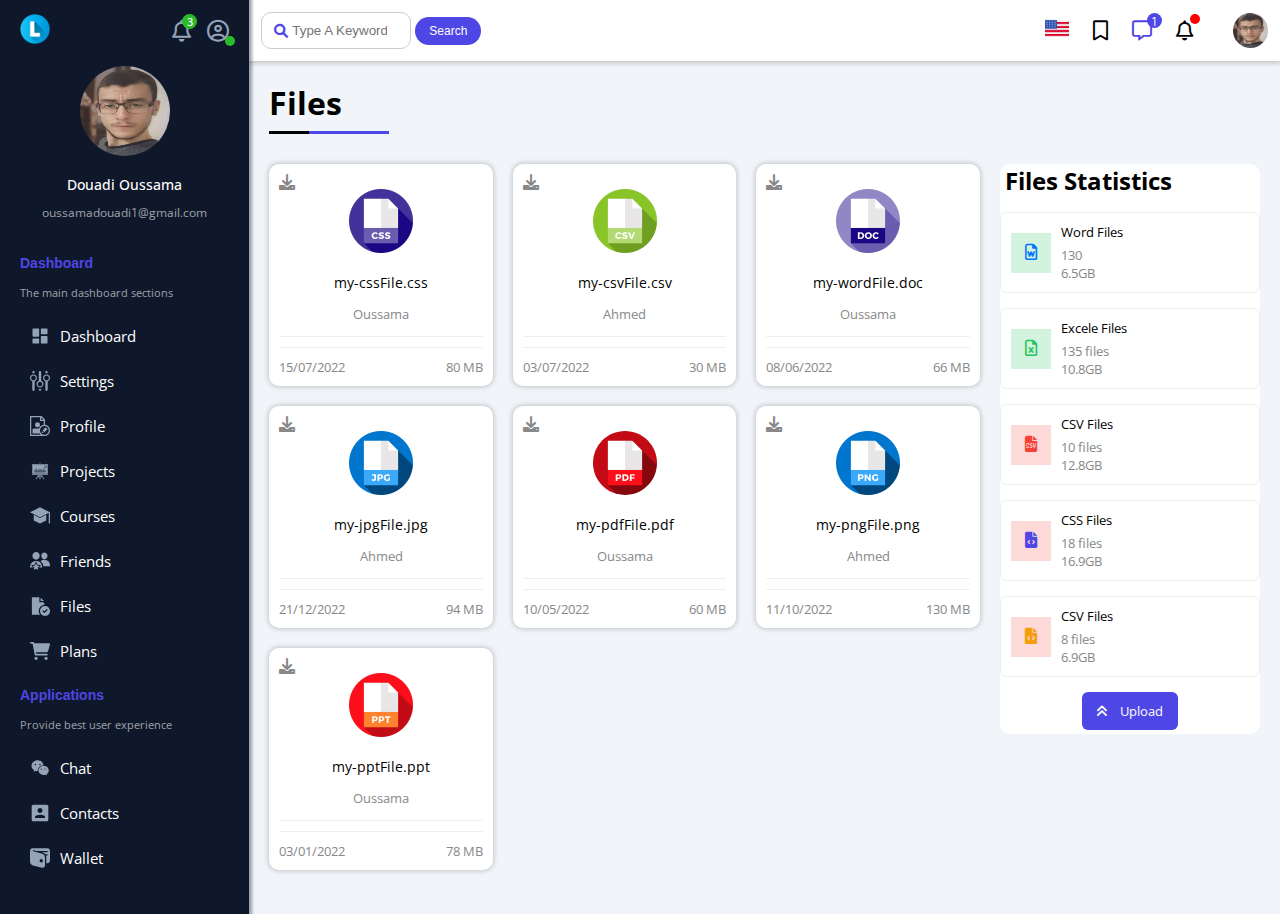
<file: files.html>
<!DOCTYPE html>
<html lang="en">
  <head>
    <meta charset="UTF-8" />
    <meta http-equiv="X-UA-Compatible" content="IE=edge" />
    <meta name="viewport" content="width=device-width, initial-scale=1.0" />
    <title>Files</title>
    <link rel="stylesheet" href="css/all.main.css" />
    <link rel="stylesheet" href="css/framewrok.css" />
    <link rel="stylesheet" href="css/dash.css" />
    <link rel="preconnect" href="https://fonts.googleapis.com" />
    <link rel="preconnect" href="https://fonts.gstatic.com" crossorigin />
    <link href="https://fonts.googleapis.com/css2?family=Open+Sans:wght@300;500&#038;display=swap" rel="stylesheet" />
  </head>
<body>
  <div class="page d-flex">
    <div class="sidebar  bg-sidebar p-20 p-relative">
      <div class="sidebarheader d-flex space-between ">
         <img class="logo" src="/image/logo.png" alt=""/>

         <div class="leftSide d-flex space-between">

           <div class="Icons-areaTwo">
           <span class="sidebarbellNotification p-relative">
           <i class="sidebarBell fa-regular fa-bell  c-altwhite cursor-p"></i>
           </span>
           </div>

         <div class="icons-areaTwo">
         <span class="sidebarusernotification p-relative">
           <i class=" userIcon fa-regular fa-circle-user c-altwhite cursor-p"></i>
         </span>
         </div>
     </div>
     </div>
     <div class="sidebarSec2">
     <img class="profilePic p-relative " src="/image/oussama.jpg" alt=""/>
     <h4 class="sidebarName c-white">Douadi Oussama</h4>
     <h5 class="sidebarEmail">oussamadouadi1@gmail.com</h5>
   </div>
   <h3 class="dashboard">Dashboard</h3>
   <p class="dashboardDescription">The main dashboard sections</p>

     <ul>
       <li>
         
         <a class="active d-flex align-center fs-14 c-white rad-6 p-10" href="index.html">
         <img class="sidebarIcons " src="/image/dashboard.svg" alt=""/>
           <span>Dashboard</span>
         </a>
         
       </li>
       <li>
         <a class="d-flex align-center fs-14 c-white rad-6 p-10" href="settings.html">
           <img class="sidebarIcons" src="/image/settings.svg" alt=""/>
           <span >Settings</span>
         </a>
       </li>
       <li>
         <a class="d-flex align-center fs-14 c-white rad-6 p-10" href="profile.html">
           <img class="sidebarIcons" src="/image/profile.svg" alt=""/>
           <span>Profile</span>
         </a>
       </li>
       <li>
         <a class="d-flex align-center fs-14 c-white rad-6 p-10" href="projects.html">
           <img class="sidebarIcons" src="/image/projects.svg" alt=""/>
           <span>Projects</span>
         </a>
       </li>
       <li>
         <a class=" d-flex align-center fs-14 c-white rad-6 p-10" href="courses.html">
           <img class="sidebarIcons" src="/image/courses.svg" alt=""/>
           <span >Courses</span>
         </a>
       </li>
       <li>
         <a class="d-flex align-center fs-14 c-white rad-6 p-10" href="friends.html">
           <img class="sidebarIcons" src="/image/friends.svg" alt=""/>
           <span >Friends</span>
         </a>
       </li>
       <li>
         <a class="d-flex align-center fs-14 c-white rad-6 p-10" href="files.html">
           <img class="sidebarIcons" src="/image/files.svg" alt=""/>
           <span >Files</span>
         </a>
       </li>
       <li>
         <a class="d-flex align-center fs-14 c-white rad-6 p-10" href="plans.html">
           <img class="sidebarIcons" src="/image/plans.svg" alt=""/>
           <span >Plans</span>
         </a>
       </li>
     </ul>
     <h3 class="dashboard">Applications</h3>
   <p class="dashboardDescription">Provide best user experience</p>
   <ul>
     <li>
       <a class="d-flex align-center fs-14 c-white rad-6 p-10" href="chat.html">
         <img class="sidebarIcons" src="/image/chat.svg" alt=""/>
         <span>Chat</span>
       </a>
     </li>
     <li>
       <a class="d-flex align-center fs-14 c-white rad-6 p-10" href="chat.html">
         <img class="sidebarIcons" src="/image/contact.svg" alt=""/>
         <span>Contacts</span>
       </a>
     </li>
     <li>
       <a class="d-flex align-center fs-14 c-white rad-6 p-10" href="wallet.html">
         <img class="sidebarIcons" src="/image/wallet.svg" alt=""/>
         <span>Wallet</span>
       </a>
     </li>
   </ul>
       </div>
       <div class="content bg-page w-full">
         <!--Start Head-->
         <div class="head p-12 d-flex align-center space-between">
           <div class="search p-relative ">
            <input class=" searchPh p-10 " type="search" placeholder="Type A Keyword">
            <button class="searchbtn">Search</button>
           </div>
        
           <div class="icons d-flex align-center ">
             <div class="Icons-area">
               <img class="englishLanguage cursor-p" src="/image/english.png" alt=""/>
                </div>
             <div class="Icons-area">
                 <i class="fa-regular fa-bookmark fa-lg c-black cursor-p"></i>
              </div>
             <div class="Icons-area">
             <span class="notificationTwo p-relative">
               <i class="fa-regular fa-message fa-lg c-purple cursor-p"></i>
             </span>
           </div>
             <div class="Icons-area">
               <span class="notification p-relative">
                 <i class=" fa-regular fa-bell fa-lg c-black cursor-p "></i>
               </span>
             </div>
             <img class="headerPic cursor-p" src="./image/oussama.jpg" alt=""/>
           </div>
         </div>
         <!--End Head-->
            <!--End Head-->
 <h1 class="p-relative">Files</h1>
 <div class="files-page d-flex m-20 gap-20">
    <div class="files-stats p-0 bg-white rad-10">
    <h2 class="mt-0 mb-15 txt-c-mobile">Files Statistics</h2>
    <div class="d-flex align-center border-eee p-10 rad-6 mb-15 fs-13">
        <i class="icon fa-regular fa-file-word fa-lg green center-flex c-blue "></i>
        <div class="info">
            <span>Word Files</span>
            <span class="c-grey d-block mt-5">130</span>
            <div class="size c-grey">6.5GB</div>
        </div>
    </div>

    <div class="d-flex align-center border-eee p-10 rad-6 mb-15 fs-13">
        <i class="icon fa-regular fa-file-excel fa-lg green center-flex c-green "></i>
        <div class="info">
            <span>Excele Files</span>
            <span class="c-grey d-block mt-5">135 files</span>
            <div class="size c-grey">10.8GB</div>
        </div>
    </div>

    <div class="d-flex align-center border-eee p-10 rad-6 mb-15 fs-13">
        <i class="icon fa-solid fa-file-csv fa-lg red center-flex c-red "></i>
        <div class="info">
            <span>CSV Files</span>
            <span class="c-grey d-block mt-5">10 files</span>
            <div class="size c-grey">12.8GB</div>
        </div>
    </div>
    <div class="d-flex align-center border-eee p-10 rad-6 mb-15 fs-13">
        <i class="icon fa-solid fa-file-code fa-lg red center-flex c-purple "></i>
        <div class="info">
            <span>CSS Files</span>
            <span class="c-grey d-block mt-5">18 files</span>
            <div class="size c-grey">16.9GB</div>
        </div>
    </div>
    <div class="d-flex align-center border-eee p-10 rad-6 mb-15 fs-13">
        <i class="icon fa-solid fa-file-code fa-lg red center-flex c-orange "></i>
        <div class="info">
            <span>CSV Files</span>
            <span class="c-grey d-block mt-5">8 files</span>
            <div class="size c-grey">6.9GB</div>
        </div>
    </div>

    <a class="upload bg-purple c-white fs-13 rad-6 d-block w-fit" href="#">
        <i class="fa-solid fa-angles-up mr-10"></i>
        Upload
    </a>

    </div>
    <div class="files-content d-grid gap-20">
        <div class="file bg-white box-shadow p-10 rad-10">
            <i class="fa-solid fa-download c-grey p-absolute"></i>
            <div class="icon txt-c">
                <img class="mt-15 mb-15" src="./image/css.png" alt="">
                <div class="txt-c mb-10 fs-14">
                    my-cssFile.css
                </div>
                <p class="c-grey fs-13">Oussama</p>
                <div class="info">
                    <div class="info between-flex mt-10 pt-10 fs-13 c-grey">
                        <span>15/07/2022</span>
                        <span>80 MB</span>
                    </div>
                </div>
            </div>
        </div>

        <div class="file bg-white box-shadow p-10 rad-10">
            <i class="fa-solid fa-download c-grey p-absolute"></i>
            <div class="icon txt-c">
                <img class="mt-15 mb-15" src="./image/csv.png" alt="">
                <div class="txt-c mb-10 fs-14">
                    my-csvFile.csv
                </div>
                <p class="c-grey fs-13">Ahmed</p>
                <div class="info">
                    <div class="info between-flex mt-10 pt-10 fs-13 c-grey">
                        <span>03/07/2022</span>
                        <span>30 MB</span>
                    </div>
                </div>
            </div>
        </div>

        <div class="file bg-white box-shadow p-10 rad-10">
            <i class="fa-solid fa-download c-grey p-absolute"></i>
            <div class="icon txt-c">
                <img class="mt-15 mb-15" src="./image/doc.png" alt="">
                <div class="txt-c mb-10 fs-14">
                    my-wordFile.doc
                </div>
                <p class="c-grey fs-13">Oussama</p>
                <div class="info">
                    <div class="info between-flex mt-10 pt-10 fs-13 c-grey">
                        <span>08/06/2022</span>
                        <span>66 MB</span>
                    </div>
                </div>
            </div>
        </div>
        
        <div class="file bg-white box-shadow p-10 rad-10">
            <i class="fa-solid fa-download c-grey p-absolute"></i>
            <div class="icon txt-c">
                <img class="mt-15 mb-15" src="./image/jpg.png" alt="">
                <div class="txt-c mb-10 fs-14">
                    my-jpgFile.jpg
                </div>
                <p class="c-grey fs-13">Ahmed</p>
                <div class="info">
                    <div class="info between-flex mt-10 pt-10 fs-13 c-grey">
                        <span>21/12/2022</span>
                        <span>94 MB</span>
                    </div>
                </div>
            </div>
        </div>

        <div class="file bg-white box-shadow p-10 rad-10">
            <i class="fa-solid fa-download c-grey p-absolute"></i>
            <div class="icon txt-c">
                <img class="mt-15 mb-15" src="./image/pdf-svgrepo-com.svg" alt="">
                <div class="txt-c mb-10 fs-14">
                    my-pdfFile.pdf
                </div>
                <p class="c-grey fs-13">Oussama</p>
                <div class="info">
                    <div class="info between-flex mt-10 pt-10 fs-13 c-grey">
                        <span>10/05/2022</span>
                        <span>60 MB</span>
                    </div>
                </div>
            </div>
        </div>

        <div class="file bg-white box-shadow p-10 rad-10">
            <i class="fa-solid fa-download c-grey p-absolute"></i>
            <div class="icon txt-c">
                <img class="mt-15 mb-15" src="./image/png.png" alt="">
                <div class="txt-c mb-10 fs-14">
                    my-pngFile.png
                </div>
                <p class="c-grey fs-13">Ahmed</p>
                <div class="info">
                    <div class="info between-flex mt-10 pt-10 fs-13 c-grey">
                        <span>11/10/2022</span>
                        <span>130 MB</span>
                    </div>
                </div>
            </div>
        </div>
        <div class="file bg-white box-shadow p-10 rad-10">
            <i class="fa-solid fa-download c-grey p-absolute"></i>
            <div class="icon txt-c">
                <img class="mt-15 mb-15" src="./image/ppt.png" alt="">
                <div class="txt-c mb-10 fs-14">
                    my-pptFile.ppt
                </div>
                <p class="c-grey fs-13">Oussama</p>
                <div class="info">
                    <div class="info between-flex mt-10 pt-10 fs-13 c-grey">
                        <span>03/01/2022</span>
                        <span>78 MB</span>
                    </div>
                </div>
            </div>
        </div>

    </div>

 </div>
 
      
</div>
</div>
          
</body>
</html>
</file>
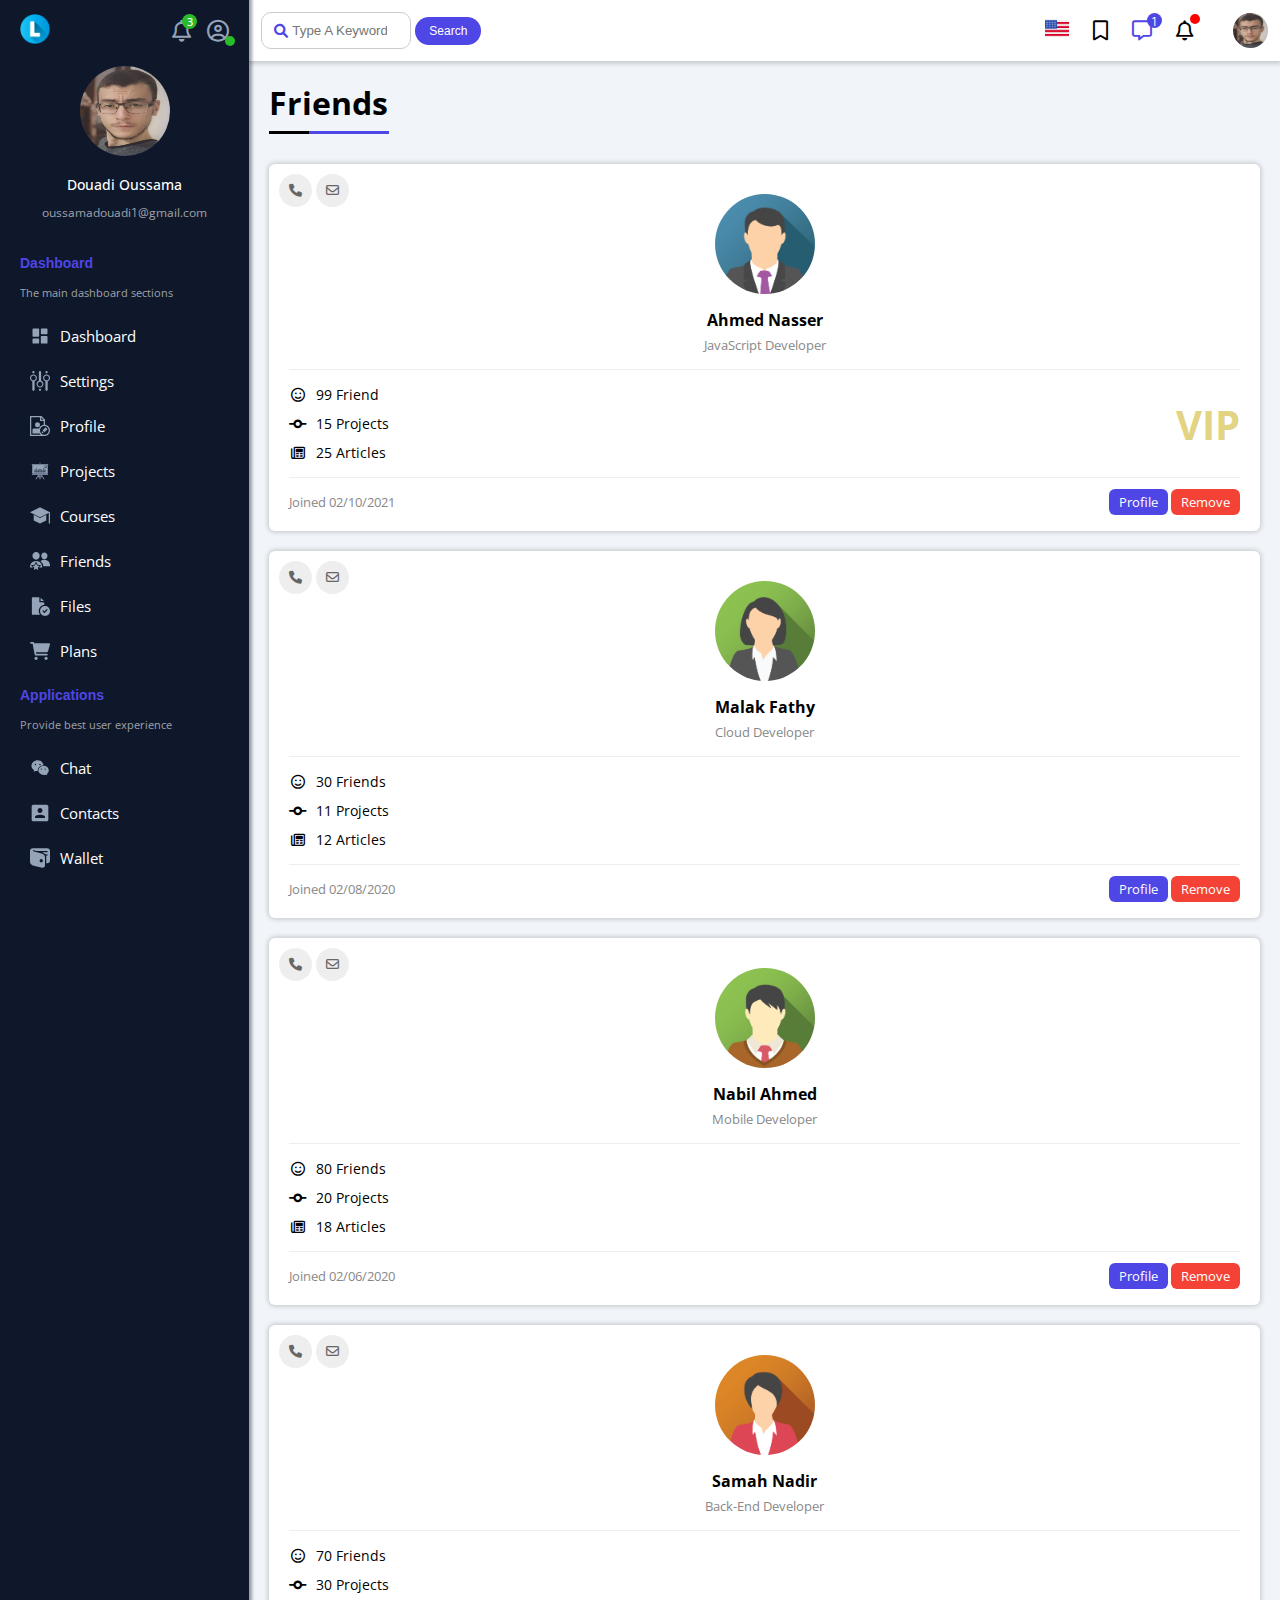
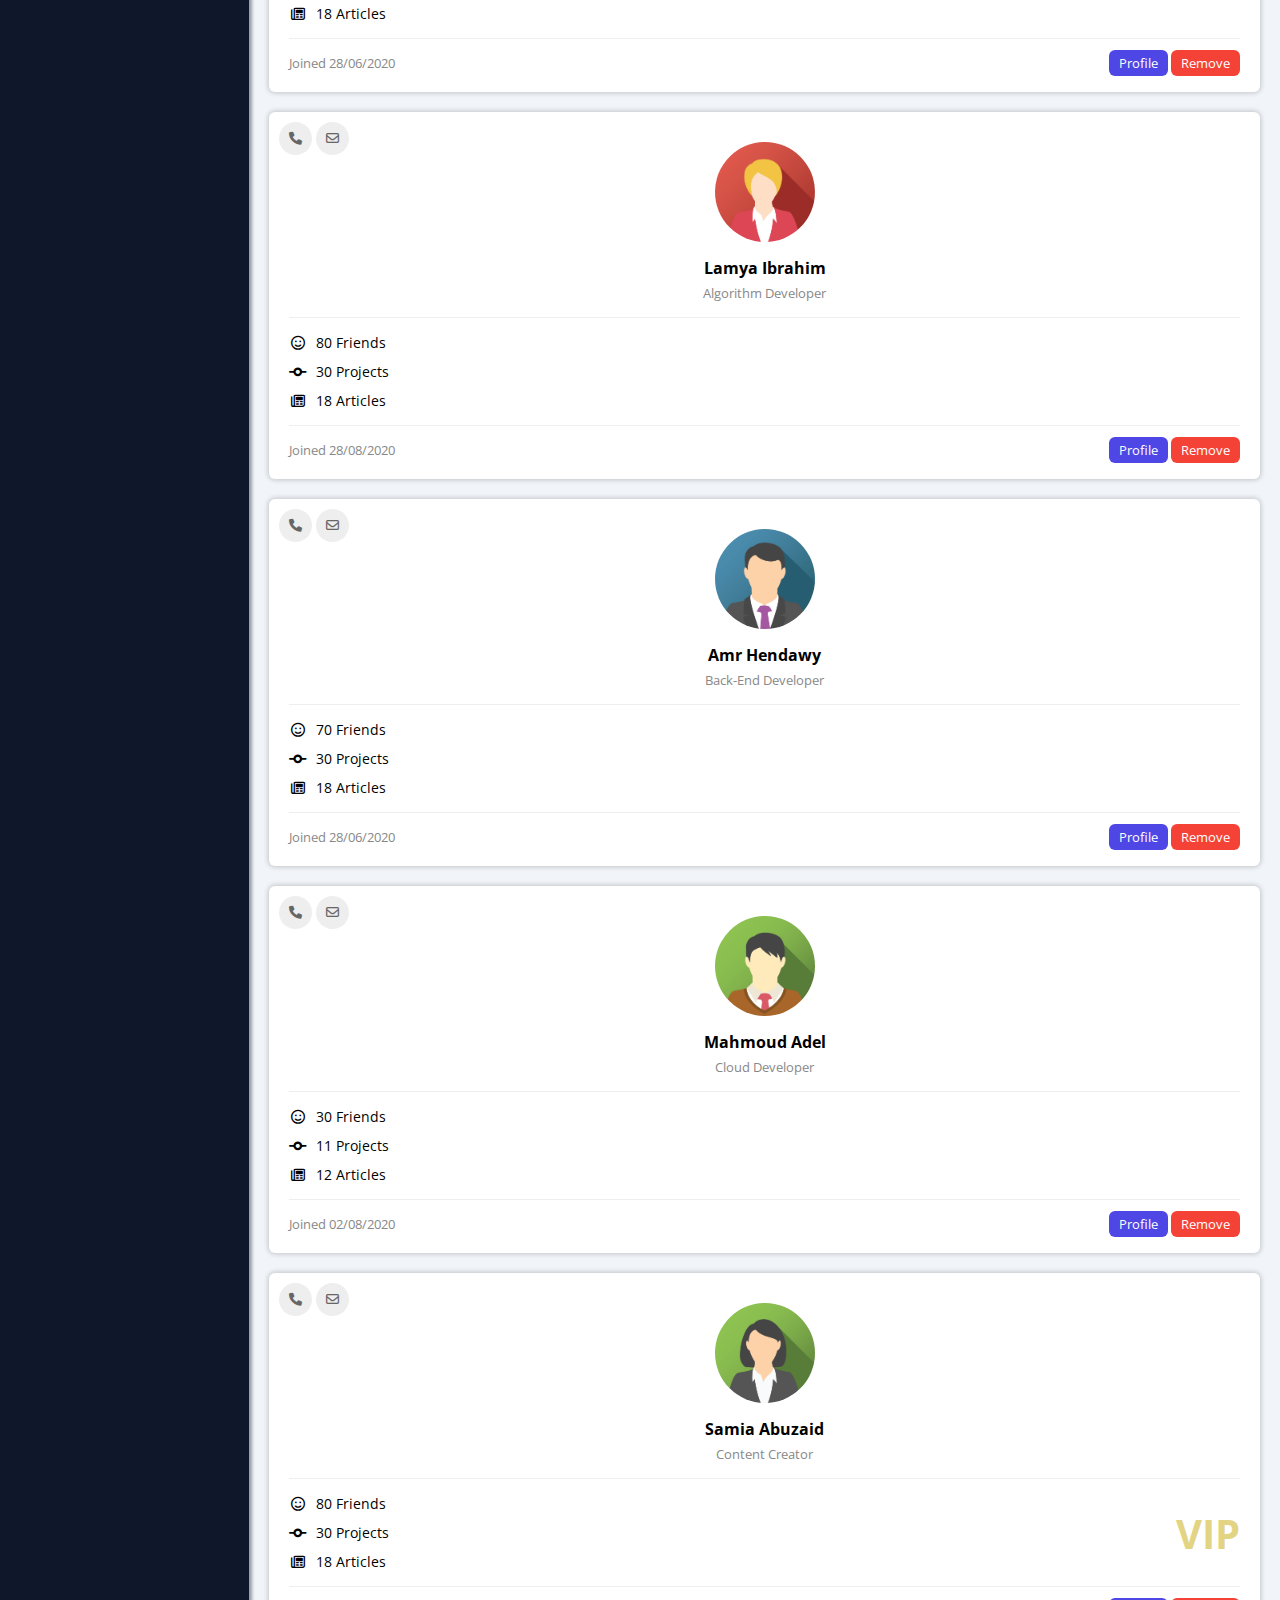
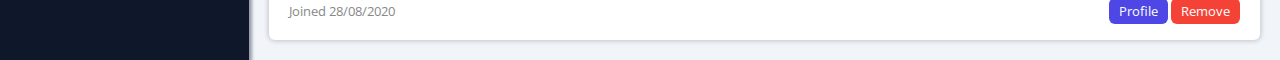
<file: friends.html>
<!DOCTYPE html>
<html lang="en">
  <head>
    <meta charset="UTF-8" />
    <meta http-equiv="X-UA-Compatible" content="IE=edge" />
    <meta name="viewport" content="width=device-width, initial-scale=1.0" />
    <title>Friends</title>
    <link rel="stylesheet" href="css/all.main.css" />
    <link rel="stylesheet" href="css/framewrok.css" />
    <link rel="stylesheet" href="css/dash.css" />
    <link rel="preconnect" href="https://fonts.googleapis.com" />
    <link rel="preconnect" href="https://fonts.gstatic.com" crossorigin />
    <link href="https://fonts.googleapis.com/css2?family=Open+Sans:wght@300;500&#038;display=swap" rel="stylesheet" />
  </head>
  <body>
    <div class="page d-flex">
      <div class="sidebar  bg-sidebar p-20 p-relative">
        <div class="sidebarheader d-flex space-between ">
           <img class="logo" src="/image/logo.png" alt=""/>
 
           <div class="leftSide d-flex space-between">
 
             <div class="Icons-areaTwo">
             <span class="sidebarbellNotification p-relative">
             <i class="sidebarBell fa-regular fa-bell  c-altwhite cursor-p"></i>
             </span>
             </div>
 
           <div class="icons-areaTwo">
           <span class="sidebarusernotification p-relative">
             <i class=" userIcon fa-regular fa-circle-user c-altwhite cursor-p"></i>
           </span>
           </div>
       </div>
       </div>
       <div class="sidebarSec2">
       <img class="profilePic p-relative " src="./image/oussama.jpg" alt=""/>
       <h4 class="sidebarName c-white">Douadi Oussama</h4>
       <h5 class="sidebarEmail">oussamadouadi1@gmail.com</h5>
     </div>
     <h3 class="dashboard">Dashboard</h3>
     <p class="dashboardDescription">The main dashboard sections</p>
 
       <ul>
         <li>
           
           <a class="active d-flex align-center fs-14 c-white rad-6 p-10" href="index.html">
           <img class="sidebarIcons " src="./image/dashboard.svg" alt=""/>
             <span>Dashboard</span>
           </a>
           
         </li>
         <li>
           <a class="d-flex align-center fs-14 c-white rad-6 p-10" href="settings.html">
             <img class="sidebarIcons" src="./image/settings.svg" alt=""/>
             <span >Settings</span>
           </a>
         </li>
         <li>
           <a class="d-flex align-center fs-14 c-white rad-6 p-10" href="profile.html">
             <img class="sidebarIcons" src="./image/profile.svg" alt=""/>
             <span>Profile</span>
           </a>
         </li>
         <li>
           <a class="d-flex align-center fs-14 c-white rad-6 p-10" href="projects.html">
             <img class="sidebarIcons" src="./image/projects.svg" alt=""/>
             <span>Projects</span>
           </a>
         </li>
         <li>
           <a class=" d-flex align-center fs-14 c-white rad-6 p-10" href="courses.html">
             <img class="sidebarIcons" src="/image/courses.svg" alt=""/>
             <span >Courses</span>
           </a>
         </li>
         <li>
           <a class="d-flex align-center fs-14 c-white rad-6 p-10" href="friends.html">
             <img class="sidebarIcons" src="/image/friends.svg" alt=""/>
             <span >Friends</span>
           </a>
         </li>
         <li>
           <a class="d-flex align-center fs-14 c-white rad-6 p-10" href="files.html">
             <img class="sidebarIcons" src="/image/files.svg" alt=""/>
             <span >Files</span>
           </a>
         </li>
         <li>
           <a class="d-flex align-center fs-14 c-white rad-6 p-10" href="plans.html">
             <img class="sidebarIcons" src="/image/plans.svg" alt=""/>
             <span >Plans</span>
           </a>
         </li>
       </ul>
       <h3 class="dashboard">Applications</h3>
     <p class="dashboardDescription">Provide best user experience</p>
     <ul>
       <li>
         <a class="d-flex align-center fs-14 c-white rad-6 p-10" href="chat.html">
           <img class="sidebarIcons" src="/image/chat.svg" alt=""/>
           <span>Chat</span>
         </a>
       </li>
       <li>
         <a class="d-flex align-center fs-14 c-white rad-6 p-10" href="chat.html">
           <img class="sidebarIcons" src="/image/contact.svg" alt=""/>
           <span>Contacts</span>
         </a>
       </li>
       <li>
         <a class="d-flex align-center fs-14 c-white rad-6 p-10" href="wallet.html">
           <img class="sidebarIcons" src="/image/wallet.svg" alt=""/>
           <span>Wallet</span>
         </a>
       </li>
     </ul>
         </div>
         <div class="content bg-page w-full">
           <!--Start Head-->
           <div class="head p-12 d-flex align-center space-between">
             <div class="search p-relative ">
              <input class=" searchPh p-10 " type="search" placeholder="Type A Keyword">
              <button class="searchbtn">Search</button>
             </div>
          
             <div class="icons d-flex align-center ">
               <div class="Icons-area">
                 <img class="englishLanguage cursor-p" src="/image/english.png" alt=""/>
                  </div>
               <div class="Icons-area">
                   <i class="fa-regular fa-bookmark fa-lg c-black cursor-p"></i>
                </div>
               <div class="Icons-area">
               <span class="notificationTwo p-relative">
                 <i class="fa-regular fa-message fa-lg c-purple cursor-p"></i>
               </span>
             </div>
               <div class="Icons-area">
                 <span class="notification p-relative">
                   <i class=" fa-regular fa-bell fa-lg c-black cursor-p "></i>
                 </span>
               </div>
               <img class="headerPic cursor-p" src="./image//oussama.jpg" alt=""/>
             </div>
           </div>
           <!--End Head-->
            <!--End Head-->
        <h1 class="p-relative">Friends</h1>
        <div class="friends-page d-grid m-20 gap-20">
          <div class="friend bg-white box-shadow rad-6 p-20 p-relative">
            <div class="contact">
              <i class="fa-solid fa-phone"></i>
              <i class="fa-regular fa-envelope"></i>
            </div>
            <div class="txt-c">
              <img class="rad-half mt-10 mb-10 w-100 h-100" src="./image/team-01.png" alt="" />
              <h4 class="m-0">Ahmed Nasser</h4>
              <p class="c-grey fs-13 mt-5 mb-0">JavaScript Developer</p>
            </div>
            <div class="icons fs-14 p-relative">
              <div class="mb-10">
                <i class="fa-regular fa-face-smile fa-fw"></i>
                <span>99 Friend</span>
              </div>
              <div class="mb-10">
                <i class="fa-solid fa-code-commit fa-fw"></i>
                <span>15 Projects</span>
              </div>
              <div>
                <i class="fa-regular fa-newspaper fa-fw"></i>
                <span>25 Articles</span>
              </div>
              <span class="vip fw-bold c-gold">VIP</span>
            </div>
            <div class="info between-flex fs-13">
              <span class="c-grey">Joined 02/10/2021</span>
              <div>
                <a class="bg-purple c-white btn-shape" href="profile.html">Profile</a>
                <a class="bg-red c-white btn-shape" href="#">Remove</a>
              </div>
            </div>
          </div>
          <div class="friend bg-white box-shadow rad-6 p-20 p-relative">
            <div class="contact">
              <i class="fa-solid fa-phone"></i>
              <i class="fa-regular fa-envelope"></i>
            </div>
            <div class="txt-c">
              <img class="rad-half mt-10 mb-10 w-100 h-100" src="./image/team-02.png" alt="" />
              <h4 class="m-0">Malak Fathy</h4>
              <p class="c-grey fs-13 mt-5 mb-0">Cloud Developer</p>
            </div>
            <div class="icons fs-14 p-relative">
              <div class="mb-10">
                <i class="fa-regular fa-face-smile fa-fw"></i>
                <span>30 Friends</span>
              </div>
              <div class="mb-10">
                <i class="fa-solid fa-code-commit fa-fw"></i>
                <span>11 Projects</span>
              </div>
              <div>
                <i class="fa-regular fa-newspaper fa-fw"></i>
                <span>12 Articles</span>
              </div>
            </div>
            <div class="info between-flex fs-13">
              <span class="c-grey">Joined 02/08/2020</span>
              <div>
                <a class="bg-purple c-white btn-shape" href="profile.html">Profile</a>
                <a class="bg-red c-white btn-shape" href="">Remove</a>
              </div>
            </div>
          </div>
          <div class="friend bg-white box-shadow rad-6 p-20 p-relative">
            <div class="contact">
              <i class="fa-solid fa-phone"></i>
              <i class="fa-regular fa-envelope"></i>
            </div>
            <div class="txt-c">
              <img class="rad-half mt-10 mb-10 w-100 h-100" src="./image/team-03.png" alt="" />
              <h4 class="m-0">Nabil Ahmed</h4>
              <p class="c-grey fs-13 mt-5 mb-0">Mobile Developer</p>
            </div>
            <div class="icons fs-14 p-relative">
              <div class="mb-10">
                <i class="fa-regular fa-face-smile fa-fw"></i>
                <span>80 Friends</span>
              </div>
              <div class="mb-10">
                <i class="fa-solid fa-code-commit fa-fw"></i>
                <span>20 Projects</span>
              </div>
              <div>
                <i class="fa-regular fa-newspaper fa-fw"></i>
                <span>18 Articles</span>
              </div>
            </div>
            <div class="info between-flex fs-13">
              <span class="c-grey">Joined 02/06/2020</span>
              <div>
                <a class="bg-purple c-white btn-shape" href="profile.html">Profile</a>
                <a class="bg-red c-white btn-shape" href="">Remove</a>
              </div>
            </div>
          </div>
          <div class="friend bg-white box-shadow rad-6 p-20 p-relative">
            <div class="contact">
              <i class="fa-solid fa-phone"></i>
              <i class="fa-regular fa-envelope"></i>
            </div>
            <div class="txt-c">
              <img class="rad-half mt-10 mb-10 w-100 h-100" src="./image/team-04.png" alt="" />
              <h4 class="m-0">Samah Nadir</h4>
              <p class="c-grey fs-13 mt-5 mb-0">Back-End Developer</p>
            </div>
            <div class="icons fs-14 p-relative">
              <div class="mb-10">
                <i class="fa-regular fa-face-smile fa-fw"></i>
                <span>70 Friends</span>
              </div>
              <div class="mb-10">
                <i class="fa-solid fa-code-commit fa-fw"></i>
                <span>30 Projects</span>
              </div>
              <div>
                <i class="fa-regular fa-newspaper fa-fw"></i>
                <span>18 Articles</span>
              </div>
            </div>
            <div class="info between-flex fs-13">
              <span class="c-grey">Joined 28/06/2020</span>
              <div>
                <a class="bg-purple c-white btn-shape" href="profile.html">Profile</a>
                <a class="bg-red c-white btn-shape" href="">Remove</a>
              </div>
            </div>
          </div>
          <div class="friend bg-white box-shadow rad-6 p-20 p-relative">
            <div class="contact">
              <i class="fa-solid fa-phone"></i>
              <i class="fa-regular fa-envelope"></i>
            </div>
            <div class="txt-c">
              <img class="rad-half mt-10 mb-10 w-100 h-100" src="./image/team-05.png" alt="" />
              <h4 class="m-0">Lamya Ibrahim</h4>
              <p class="c-grey fs-13 mt-5 mb-0">Algorithm Developer</p>
            </div>
            <div class="icons fs-14 p-relative">
              <div class="mb-10">
                <i class="fa-regular fa-face-smile fa-fw"></i>
                <span>80 Friends</span>
              </div>
              <div class="mb-10">
                <i class="fa-solid fa-code-commit fa-fw"></i>
                <span>30 Projects</span>
              </div>
              <div>
                <i class="fa-regular fa-newspaper fa-fw"></i>
                <span>18 Articles</span>
              </div>
            </div>
            <div class="info between-flex fs-13">
              <span class="c-grey">Joined 28/08/2020</span>
              <div>
                <a class="bg-purple c-white btn-shape" href="profile.html">Profile</a>
                <a class="bg-red c-white btn-shape" href="">Remove</a>
              </div>
            </div>
          </div>
          <div class="friend bg-white box-shadow rad-6 p-20 p-relative">
            <div class="contact">
              <i class="fa-solid fa-phone"></i>
              <i class="fa-regular fa-envelope"></i>
            </div>
            <div class="txt-c">
              <img class="rad-half mt-10 mb-10 w-100 h-100" src="./image/team-01.png" alt="" />
              <h4 class="m-0">Amr Hendawy</h4>
              <p class="c-grey fs-13 mt-5 mb-0">Back-End Developer</p>
            </div>
            <div class="icons fs-14 p-relative">
              <div class="mb-10">
                <i class="fa-regular fa-face-smile fa-fw"></i>
                <span>70 Friends</span>
              </div>
              <div class="mb-10">
                <i class="fa-solid fa-code-commit fa-fw"></i>
                <span>30 Projects</span>
              </div>
              <div>
                <i class="fa-regular fa-newspaper fa-fw"></i>
                <span>18 Articles</span>
              </div>
            </div>
            <div class="info between-flex fs-13">
              <span class="c-grey">Joined 28/06/2020</span>
              <div>
                <a class="bg-purple c-white btn-shape" href="profile.html">Profile</a>
                <a class="bg-red c-white btn-shape" href="">Remove</a>
              </div>
            </div>
          </div>
          <div class="friend bg-white box-shadow rad-6 p-20 p-relative">
            <div class="contact">
              <i class="fa-solid fa-phone"></i>
              <i class="fa-regular fa-envelope"></i>
            </div>
            <div class="txt-c">
              <img class="rad-half mt-10 mb-10 w-100 h-100" src="./image/team-03.png" alt="" />
              <h4 class="m-0">Mahmoud Adel</h4>
              <p class="c-grey fs-13 mt-5 mb-0">Cloud Developer</p>
            </div>
            <div class="icons fs-14 p-relative">
              <div class="mb-10">
                <i class="fa-regular fa-face-smile fa-fw"></i>
                <span>30 Friends</span>
              </div>
              <div class="mb-10">
                <i class="fa-solid fa-code-commit fa-fw"></i>
                <span>11 Projects</span>
              </div>
              <div>
                <i class="fa-regular fa-newspaper fa-fw"></i>
                <span>12 Articles</span>
              </div>
            </div>
            <div class="info between-flex fs-13">
              <span class="c-grey">Joined 02/08/2020</span>
              <div>
                <a class="bg-purple c-white btn-shape" href="profile.html">Profile</a>
                <a class="bg-red c-white btn-shape" href="">Remove</a>
              </div>
            </div>
          </div>
          <div class="friend bg-white box-shadow rad-6 p-20 p-relative">
            <div class="contact">
              <i class="fa-solid fa-phone"></i>
              <i class="fa-regular fa-envelope"></i>
            </div>
            <div class="txt-c">
              <img class="rad-half mt-10 mb-10 w-100 h-100" src="./image/team-02.png" alt="" />
              <h4 class="m-0">Samia Abuzaid</h4>
              <p class="c-grey fs-13 mt-5 mb-0">Content Creator</p>
            </div>
            <div class="icons fs-14 p-relative">
              <div class="mb-10">
                <i class="fa-regular fa-face-smile fa-fw"></i>
                <span>80 Friends</span>
              </div>
              <div class="mb-10">
                <i class="fa-solid fa-code-commit fa-fw"></i>
                <span>30 Projects</span>
              </div>
              <div>
                <i class="fa-regular fa-newspaper fa-fw"></i>
                <span>18 Articles</span>
              </div>
              <span class="vip fw-bold c-gold">VIP</span>
            </div>
            <div class="info between-flex fs-13">
              <span class="c-grey">Joined 28/08/2020</span>
              <div>
                <a class="bg-purple c-white btn-shape" href="profile.html">Profile</a>
                <a class="bg-red c-white btn-shape" href="">Remove</a>
              </div>
            </div>
          </div>
         
        </div>
      </div>
    </div>
  </body>
</html>
</file>
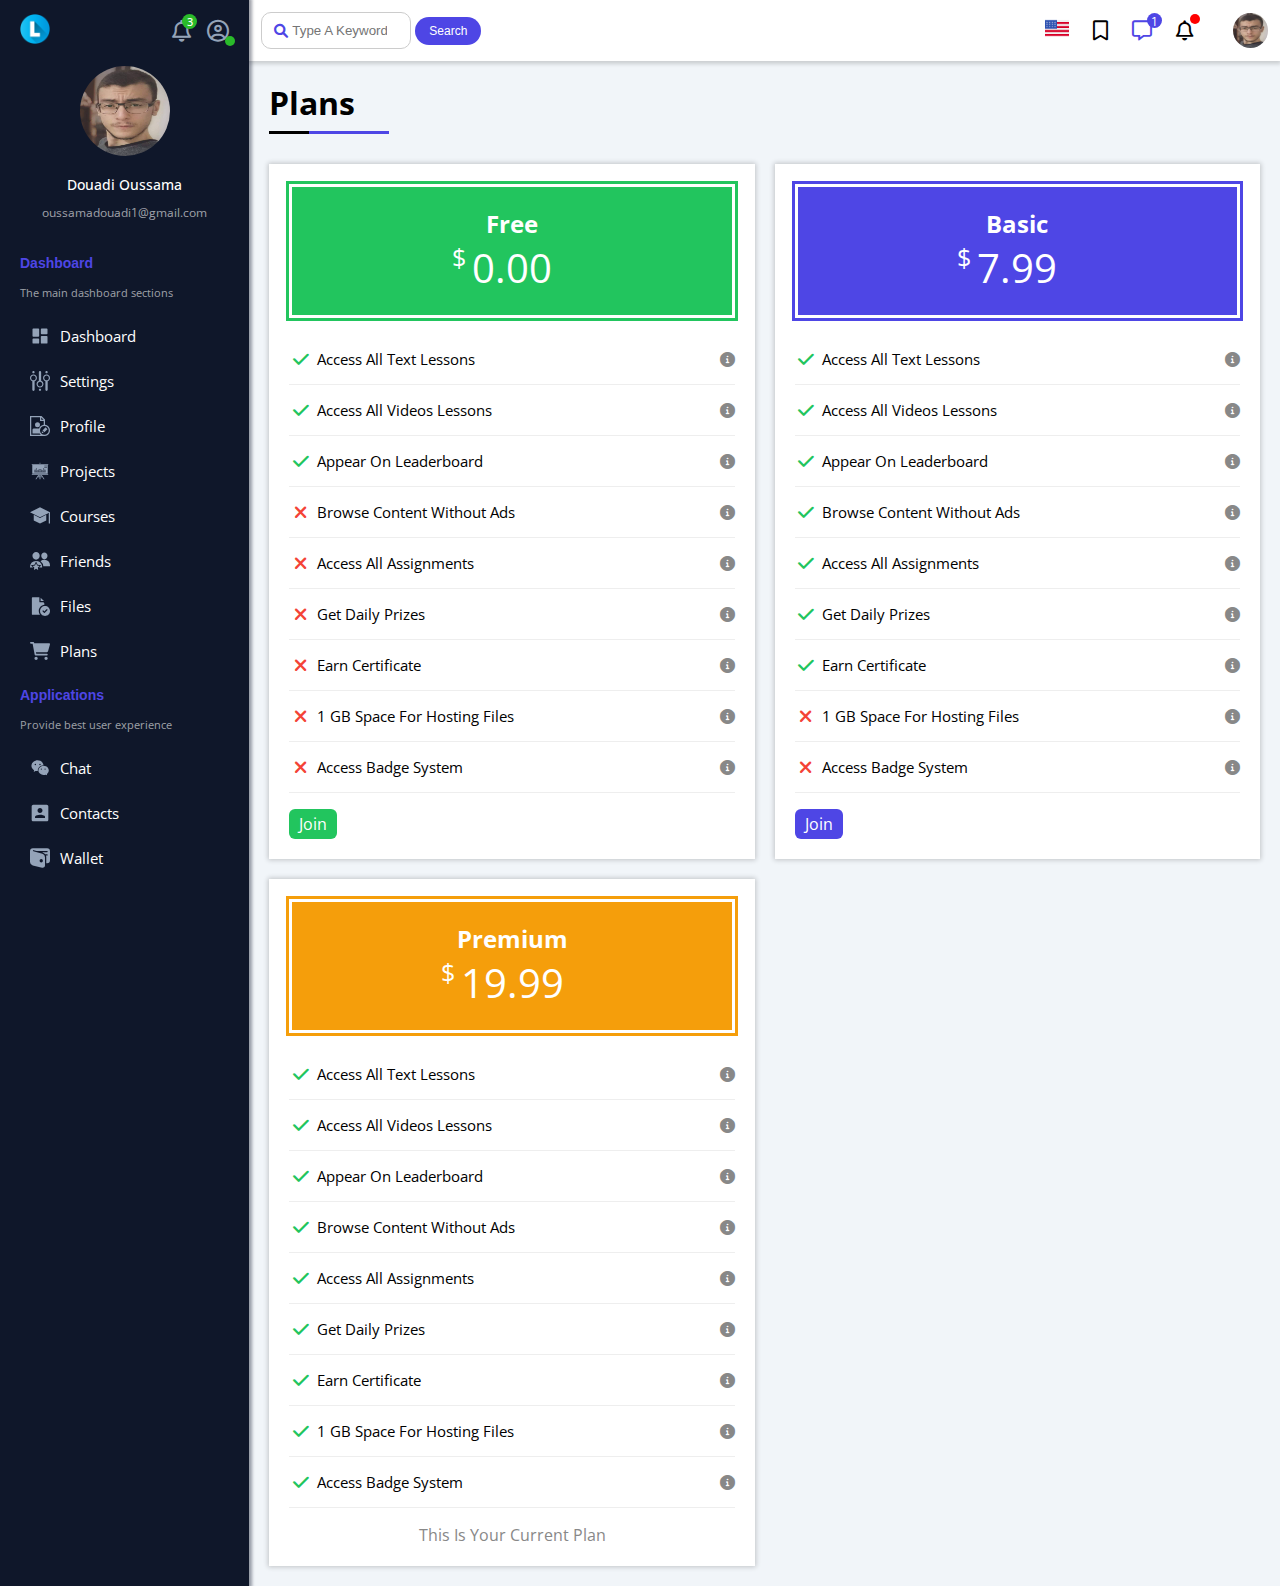
<file: plans.html>
<!DOCTYPE html>
<html lang="en">
  <head>
    <meta charset="UTF-8" />
    <meta http-equiv="X-UA-Compatible" content="IE=edge" />
    <meta name="viewport" content="width=device-width, initial-scale=1.0" />
    <title>Plans</title>
    <link rel="stylesheet" href="/css/all.main.css" />
    <link rel="stylesheet" href="/css/framewrok.css"/>
    <link rel="stylesheet" href="css/dash.css" />
    <link rel="preconnect" href="https://fonts.googleapis.com" />
    <link rel="preconnect" href="https://fonts.gstatic.com" crossorigin />
    <link href="https://fonts.googleapis.com/css2?family=Open+Sans:wght@300;500&#038;display=swap" rel="stylesheet" />
  </head>
  <body>
    <div class="page d-flex">
      <div class="sidebar  bg-sidebar p-20 p-relative">
        <div class="sidebarheader d-flex space-between ">
           <img class="logo" src="/image/logo.png" alt=""/>
 
           <div class="leftSide d-flex space-between">
 
             <div class="Icons-areaTwo">
             <span class="sidebarbellNotification p-relative">
             <i class="sidebarBell fa-regular fa-bell  c-altwhite cursor-p"></i>
             </span>
             </div>
 
           <div class="icons-areaTwo">
           <span class="sidebarusernotification p-relative">
             <i class=" userIcon fa-regular fa-circle-user c-altwhite cursor-p"></i>
           </span>
           </div>
       </div>
       </div>
       <div class="sidebarSec2">
       <img class="profilePic p-relative " src="/image/oussama.jpg" alt=""/>
       <h4 class="sidebarName c-white">Douadi Oussama</h4>
       <h5 class="sidebarEmail">oussamadouadi1@gmail.com</h5>
     </div>
     <h3 class="dashboard">Dashboard</h3>
     <p class="dashboardDescription">The main dashboard sections</p>
 
       <ul>
         <li>
           
           <a class="active d-flex align-center fs-14 c-white rad-6 p-10" href="index.html">
           <img class="sidebarIcons " src="/image/dashboard.svg" alt=""/>
             <span>Dashboard</span>
           </a>
           
         </li>
         <li>
           <a class="d-flex align-center fs-14 c-white rad-6 p-10" href="settings.html">
             <img class="sidebarIcons" src="/image/settings.svg" alt=""/>
             <span >Settings</span>
           </a>
         </li>
         <li>
           <a class="d-flex align-center fs-14 c-white rad-6 p-10" href="profile.html">
             <img class="sidebarIcons" src="/image/profile.svg" alt=""/>
             <span>Profile</span>
           </a>
         </li>
         <li>
           <a class="d-flex align-center fs-14 c-white rad-6 p-10" href="projects.html">
             <img class="sidebarIcons" src="/image/projects.svg" alt=""/>
             <span>Projects</span>
           </a>
         </li>
         <li>
           <a class=" d-flex align-center fs-14 c-white rad-6 p-10" href="courses.html">
             <img class="sidebarIcons" src="/image/courses.svg" alt=""/>
             <span >Courses</span>
           </a>
         </li>
         <li>
           <a class="d-flex align-center fs-14 c-white rad-6 p-10" href="friends.html">
             <img class="sidebarIcons" src="/image/friends.svg" alt=""/>
             <span >Friends</span>
           </a>
         </li>
         <li>
           <a class="d-flex align-center fs-14 c-white rad-6 p-10" href="files.html">
             <img class="sidebarIcons" src="/image/files.svg" alt=""/>
             <span >Files</span>
           </a>
         </li>
         <li>
           <a class="d-flex align-center fs-14 c-white rad-6 p-10" href="plans.html">
             <img class="sidebarIcons" src="/image/plans.svg" alt=""/>
             <span >Plans</span>
           </a>
         </li>
       </ul>
       <h3 class="dashboard">Applications</h3>
     <p class="dashboardDescription">Provide best user experience</p>
     <ul>
       <li>
         <a class="d-flex align-center fs-14 c-white rad-6 p-10" href="chat.html">
           <img class="sidebarIcons" src="/image/chat.svg" alt=""/>
           <span>Chat</span>
         </a>
       </li>
       <li>
         <a class="d-flex align-center fs-14 c-white rad-6 p-10" href="chat.html">
           <img class="sidebarIcons" src="/image/contact.svg" alt=""/>
           <span>Contacts</span>
         </a>
       </li>
       <li>
         <a class="d-flex align-center fs-14 c-white rad-6 p-10" href="wallet.html">
           <img class="sidebarIcons" src="/image/wallet.svg" alt=""/>
           <span>Wallet</span>
         </a>
       </li>
     </ul>
         </div>
         <div class="content bg-page w-full">
           <!--Start Head-->
           <div class="head p-12 d-flex align-center space-between">
             <div class="search p-relative ">
              <input class=" searchPh p-10 " type="search" placeholder="Type A Keyword">
              <button class="searchbtn">Search</button>
             </div>
          
             <div class="icons d-flex align-center ">
               <div class="Icons-area">
                 <img class="englishLanguage cursor-p" src="/image/english.png" alt=""/>
                  </div>
               <div class="Icons-area">
                   <i class="fa-regular fa-bookmark fa-lg c-black cursor-p"></i>
                </div>
               <div class="Icons-area">
               <span class="notificationTwo p-relative">
                 <i class="fa-regular fa-message fa-lg c-purple cursor-p"></i>
               </span>
             </div>
               <div class="Icons-area">
                 <span class="notification p-relative">
                   <i class=" fa-regular fa-bell fa-lg c-black cursor-p "></i>
                 </span>
               </div>
               <img class="headerPic cursor-p" src="./image/oussama.jpg" alt=""/>
             </div>
           </div>
           <!--End Head-->
        <h1 class="p-relative">Plans</h1>
        <div class="plans-page d-grid m-20 gap-20">
          <div class="plan green bg-white box-shadow p-20">
            <div class="top bg-green txt-c p-20">
              <h2 class="m-0 c-white">Free</h2>
              <div class="price c-white"><span>$</span>0.00</div>
            </div>
            <ul>
              <li>
                <i class="fa-solid fa-check fa-fw yes"></i>
                <span>Access All Text Lessons</span>
                <i class="fa-solid fa-circle-info help"></i>
              </li>
              <li>
                <i class="fa-solid fa-check fa-fw yes"></i>
                <span>Access All Videos Lessons</span>
                <i class="fa-solid fa-circle-info help"></i>
              </li>
              <li>
                <i class="fa-solid fa-check fa-fw yes"></i>
                <span>Appear On Leaderboard</span>
                <i class="fa-solid fa-circle-info help"></i>
              </li>
              <li>
                <i class="fa-solid fa-xmark fa-fw"></i>
                <span>Browse Content Without Ads</span>
                <i class="fa-solid fa-circle-info help"></i>
              </li>
              <li>
                <i class="fa-solid fa-xmark fa-fw"></i>
                <span>Access All Assignments</span>
                <i class="fa-solid fa-circle-info help"></i>
              </li>
              <li>
                <i class="fa-solid fa-xmark fa-fw"></i>
                <span>Get Daily Prizes</span>
                <i class="fa-solid fa-circle-info help"></i>
              </li>
              <li>
                <i class="fa-solid fa-xmark fa-fw"></i>
                <span>Earn Certificate</span>
                <i class="fa-solid fa-circle-info help"></i>
              </li>
              <li>
                <i class="fa-solid fa-xmark fa-fw"></i>
                <span>1 GB Space For Hosting Files</span>
                <i class="fa-solid fa-circle-info help"></i>
              </li>
              <li>
                <i class="fa-solid fa-xmark fa-fw"></i>
                <span>Access Badge System</span>
                <i class="fa-solid fa-circle-info help"></i>
              </li>
            </ul>
            <a href="#" class="btn-shape bg-green c-white d-block w-fit">Join</a>
          </div>
          <!-- Start Plan -->
          <div class="plan purple bg-white box-shadow p-20">
            <div class="top bg-purple txt-c p-20">
              <h2 class="m-0 c-white">Basic</h2>
              <div class="price c-white"><span>$</span>7.99</div>
            </div>
            <ul class="list-none p-0">
              <li>
                <i class="fa-solid fa-check fa-fw yes"></i>
                <span>Access All Text Lessons</span>
                <i class="fa-solid fa-circle-info help"></i>
              </li>
              <li>
                <i class="fa-solid fa-check fa-fw yes"></i>
                <span>Access All Videos Lessons</span>
                <i class="fa-solid fa-circle-info help"></i>
              </li>
              <li>
                <i class="fa-solid fa-check fa-fw yes"></i>
                <span>Appear On Leaderboard</span>
                <i class="fa-solid fa-circle-info help"></i>
              </li>
              <li>
                <i class="fa-solid fa-check fa-fw yes"></i>
                <span>Browse Content Without Ads</span>
                <i class="fa-solid fa-circle-info help"></i>
              </li>
              <li>
                <i class="fa-solid fa-check fa-fw yes"></i>
                <span>Access All Assignments</span>
                <i class="fa-solid fa-circle-info help"></i>
              </li>
              <li>
                <i class="fa-solid fa-check fa-fw yes"></i>
                <span>Get Daily Prizes</span>
                <i class="fa-solid fa-circle-info help"></i>
              </li>
              <li>
                <i class="fa-solid fa-check fa-fw yes"></i>
                <span>Earn Certificate</span>
                <i class="fa-solid fa-circle-info help"></i>
              </li>
              <li>
                <i class="fa-solid fa-xmark fa-fw"></i>
                <span>1 GB Space For Hosting Files</span>
                <i class="fa-solid fa-circle-info help"></i>
              </li>
              <li>
                <i class="fa-solid fa-xmark fa-fw"></i>
                <span>Access Badge System</span>
                <i class="fa-solid fa-circle-info help"></i>
              </li>
            </ul>
            <a href="#" class="btn-shape bg-purple c-white d-block w-fit">Join</a>
          </div>
          <!-- End Plan -->
          <!-- Start Plan -->
          <div class="plan orange bg-white box-shadow p-20">
            <div class="top bg-orange txt-c p-20">
              <h2 class="m-0 c-white">Premium</h2>
              <div class="price c-white"><span>$</span>19.99</div>
            </div>
            <ul class="list-none p-0">
              <li>
                <i class="fa-solid fa-check fa-fw yes"></i>
                <span>Access All Text Lessons</span>
                <i class="fa-solid fa-circle-info help"></i>
              </li>
              <li>
                <i class="fa-solid fa-check fa-fw yes"></i>
                <span>Access All Videos Lessons</span>
                <i class="fa-solid fa-circle-info help"></i>
              </li>
              <li>
                <i class="fa-solid fa-check fa-fw yes"></i>
                <span>Appear On Leaderboard</span>
                <i class="fa-solid fa-circle-info help"></i>
              </li>
              <li>
                <i class="fa-solid fa-check fa-fw yes"></i>
                <span>Browse Content Without Ads</span>
                <i class="fa-solid fa-circle-info help"></i>
              </li>
              <li>
                <i class="fa-solid fa-check fa-fw yes"></i>
                <span>Access All Assignments</span>
                <i class="fa-solid fa-circle-info help"></i>
              </li>
              <li>
                <i class="fa-solid fa-check fa-fw yes"></i>
                <span>Get Daily Prizes</span>
                <i class="fa-solid fa-circle-info help"></i>
              </li>
              <li>
                <i class="fa-solid fa-check fa-fw yes"></i>
                <span>Earn Certificate</span>
                <i class="fa-solid fa-circle-info help"></i>
              </li>
              <li>
                <i class="fa-solid fa-check fa-fw yes"></i>
                <span>1 GB Space For Hosting Files</span>
                <i class="fa-solid fa-circle-info help"></i>
              </li>
              <li>
                <i class="fa-solid fa-check fa-fw yes"></i>
                <span>Access Badge System</span>
                <i class="fa-solid fa-circle-info help"></i>
              </li>
            </ul>
            <p class="c-grey m-0 txt-c">This Is Your Current Plan</p>
          </div>
          <!-- End Plan -->
        </div>
      </div>
    </div>
  </body>
</html>
</file>
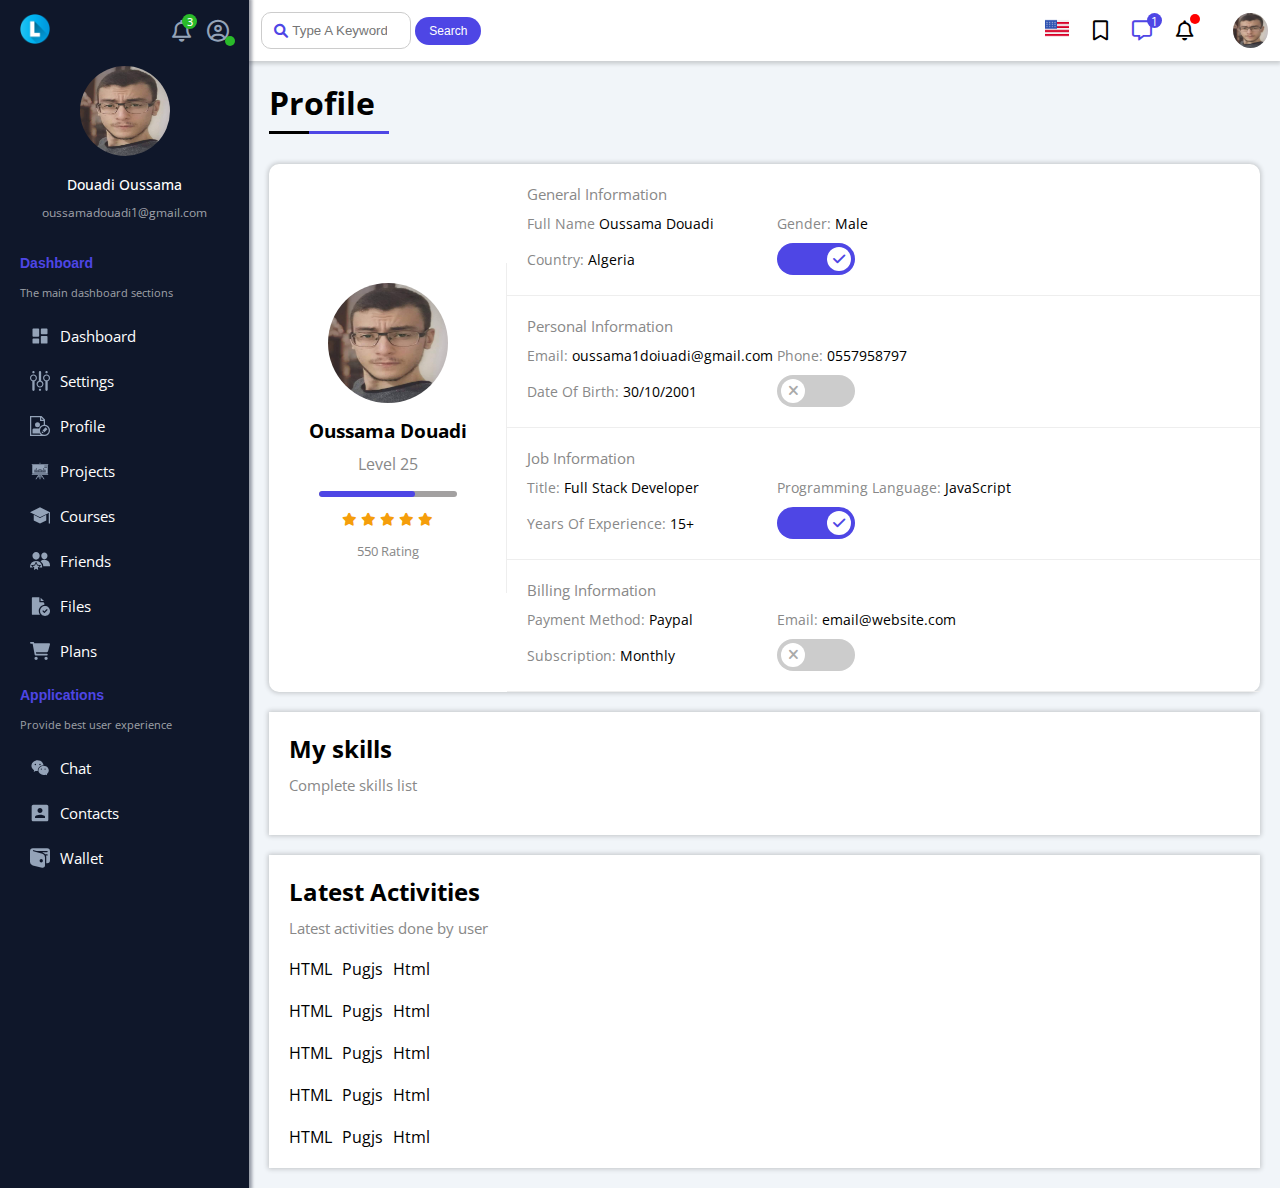
<file: profile.html>
<!DOCTYPE html>
<html lang="en">
  <head>
    <meta charset="UTF-8" />
    <meta http-equiv="X-UA-Compatible" content="IE=edge" />
    <meta name="viewport" content="width=device-width, initial-scale=1.0" />
    <title>Profile</title>
    <link rel="stylesheet" href="css/all.main.css" />
    <link rel="stylesheet" href="css/framewrok.css" />
    <link rel="stylesheet" href="css/dash.css" />
    <link rel="preconnect" href="https://fonts.googleapis.com" />
    <link rel="preconnect" href="https://fonts.gstatic.com" crossorigin />
    <link href="https://fonts.googleapis.com/css2?family=Open+Sans:wght@300;500&#038;display=swap" rel="stylesheet" />
  </head>
<body>

      <div class="page d-flex">
        <div class="sidebar  bg-sidebar p-20 p-relative">
          <div class="sidebarheader d-flex space-between ">
             <img class="logo" src="/image/logo.png" alt=""/>
   
             <div class="leftSide d-flex space-between">
   
               <div class="Icons-areaTwo">
               <span class="sidebarbellNotification p-relative">
               <i class="sidebarBell fa-regular fa-bell  c-altwhite cursor-p"></i>
               </span>
               </div>
   
             <div class="icons-areaTwo">
             <span class="sidebarusernotification p-relative">
               <i class=" userIcon fa-regular fa-circle-user c-altwhite cursor-p"></i>
             </span>
             </div>
         </div>
         </div>
         <div class="sidebarSec2">
         <img class="profilePic p-relative " src="/image/oussama.jpg" alt=""/>
         <h4 class="sidebarName c-white">Douadi Oussama</h4>
         <h5 class="sidebarEmail">oussamadouadi1@gmail.com</h5>
       </div>
       <h3 class="dashboard">Dashboard</h3>
       <p class="dashboardDescription">The main dashboard sections</p>
   
         <ul>
           <li>
             
             <a class="active d-flex align-center fs-14 c-white rad-6 p-10" href="index.html">
             <img class="sidebarIcons " src="/image/dashboard.svg" alt=""/>
               <span>Dashboard</span>
             </a>
             
           </li>
           <li>
             <a class="d-flex align-center fs-14 c-white rad-6 p-10" href="settings.html">
               <img class="sidebarIcons" src="/image/settings.svg" alt=""/>
               <span >Settings</span>
             </a>
           </li>
           <li>
             <a class="d-flex align-center fs-14 c-white rad-6 p-10" href="profile.html">
               <img class="sidebarIcons" src="/image/profile.svg" alt=""/>
               <span>Profile</span>
             </a>
           </li>
           <li>
             <a class="d-flex align-center fs-14 c-white rad-6 p-10" href="projects.html">
               <img class="sidebarIcons" src="/image/projects.svg" alt=""/>
               <span>Projects</span>
             </a>
           </li>
           <li>
             <a class=" d-flex align-center fs-14 c-white rad-6 p-10" href="courses.html">
               <img class="sidebarIcons" src="/image/courses.svg" alt=""/>
               <span >Courses</span>
             </a>
           </li>
           <li>
             <a class="d-flex align-center fs-14 c-white rad-6 p-10" href="friends.html">
               <img class="sidebarIcons" src="/image/friends.svg" alt=""/>
               <span >Friends</span>
             </a>
           </li>
           <li>
             <a class="d-flex align-center fs-14 c-white rad-6 p-10" href="files.html">
               <img class="sidebarIcons" src="/image/files.svg" alt=""/>
               <span >Files</span>
             </a>
           </li>
           <li>
             <a class="d-flex align-center fs-14 c-white rad-6 p-10" href="plans.html">
               <img class="sidebarIcons" src="/image/plans.svg" alt=""/>
               <span >Plans</span>
             </a>
           </li>
         </ul>
         <h3 class="dashboard">Applications</h3>
       <p class="dashboardDescription">Provide best user experience</p>
       <ul>
         <li>
           <a class="d-flex align-center fs-14 c-white rad-6 p-10" href="chat.html">
             <img class="sidebarIcons" src="/image/chat.svg" alt=""/>
             <span>Chat</span>
           </a>
         </li>
         <li>
           <a class="d-flex align-center fs-14 c-white rad-6 p-10" href="chat.html">
             <img class="sidebarIcons" src="/image/contact.svg" alt=""/>
             <span>Contacts</span>
           </a>
         </li>
         <li>
           <a class="d-flex align-center fs-14 c-white rad-6 p-10" href="wallet.html">
             <img class="sidebarIcons" src="/image/wallet.svg" alt=""/>
             <span>Wallet</span>
           </a>
         </li>
       </ul>
           </div>
           <div class="content bg-page w-full">
             <!--Start Head-->
             <div class="head p-12 d-flex align-center space-between">
               <div class="search p-relative ">
                <input class=" searchPh p-10 " type="search" placeholder="Type A Keyword">
                <button class="searchbtn">Search</button>
               </div>
            
               <div class="icons d-flex align-center ">
                 <div class="Icons-area">
                   <img class="englishLanguage cursor-p" src="/image/english.png" alt=""/>
                    </div>
                 <div class="Icons-area">
                     <i class="fa-regular fa-bookmark fa-lg c-black cursor-p"></i>
                  </div>
                 <div class="Icons-area">
                 <span class="notificationTwo p-relative">
                   <i class="fa-regular fa-message fa-lg c-purple cursor-p"></i>
                 </span>
               </div>
                 <div class="Icons-area">
                   <span class="notification p-relative">
                     <i class=" fa-regular fa-bell fa-lg c-black cursor-p "></i>
                   </span>
                 </div>
                 <img class="headerPic cursor-p" src="./image/oussama.jpg" alt=""/>
               </div>
             </div>
             <!--End Head-->
 <h1 class="p-relative">Profile</h1>
 <div class="profile-page m-20">
    <!-- Start Overview -->
    <div class="overview bg-white rad-10 d-flex align-center box-shadow">
        <div class="avatar-box txt-c p-20">
          <img class="rad-half mb-10 personalPic" src="./image/oussama.jpg" alt="" />
          <h3 class="m-0">Oussama Douadi</h3>
          <p class="c-grey mt-10">Level 25</p>
          <div class="level rad-6 c-eee p-relative">
            <span style="width: 70%"></span>
          </div>
          <div class="rating mt-10 mb-10">
            <i class="fa-solid fa-star c-orange fs-13"></i>
            <i class="fa-solid fa-star c-orange fs-13"></i>
            <i class="fa-solid fa-star c-orange fs-13"></i>
            <i class="fa-solid fa-star c-orange fs-13"></i>
            <i class="fa-solid fa-star c-orange fs-13"></i>
          </div>
          <p class="c-grey m -0 fs-13">550 Rating</p>
        </div>
        <div class="info-box w-full txt-c-mobile">
          <!-- Start Information Row -->
          <div class="box p-20 d-flex align-center">
            <h4 class="c-grey fs-15 m-0 w-full">General Information</h4>
            <div class="fs-14">
              <span class="c-grey">Full Name</span>
              <span>Oussama Douadi</span>
            </div>
            <div class="fs-14">
              <span class="c-grey">Gender:</span>
              <span>Male</span>
            </div>
            <div class="fs-14">
              <span class="c-grey">Country:</span>
              <span>Algeria</span>
            </div>
            <div class="fs-14">
              <label>
                <input class="toggle-checkbox" type="checkbox" checked />
                <div class="toggle-switch"></div>
              </label>
            </div>
          </div>
          <!-- End Information Row -->
          <!-- Start Information Row -->
          <div class="box p-20 d-flex align-center">
            <h4 class="c-grey w-full fs-15 m-0">Personal Information</h4>
            <div class="fs-14">
              <span class="c-grey">Email:</span>
              <span>oussama1doiuadi@gmail.com</span>
            </div>
            <div class="fs-14">
              <span class="c-grey">Phone:</span>
              <span>0557958797</span>
            </div>
            <div class="fs-14">
              <span class="c-grey">Date Of Birth:</span>
              <span>30/10/2001</span>
            </div>
            <div class="fs-14">
              <label>
                <input class="toggle-checkbox" type="checkbox" />
                <div class="toggle-switch"></div>
              </label>
            </div>
          </div>
          <!-- End Information Row -->
          <!-- Start Information Row -->
          <div class="box p-20 d-flex align-center">
            <h4 class="c-grey w-full fs-15 m-0">Job Information</h4>
            <div class="fs-14">
              <span class="c-grey">Title:</span>
              <span>Full Stack Developer</span>
            </div>
            <div class="fs-14">
              <span class="c-grey">Programming Language:</span>
              <span>JavaScript</span>
            </div>
            <div class="fs-14">
              <span class="c-grey">Years Of Experience:</span>
              <span>15+</span>
            </div>
            <div class="fs-14">
              <label>
                <input class="toggle-checkbox" type="checkbox" checked />
                <div class="toggle-switch"></div>
              </label>
            </div>
          </div>
          <!-- End Information Row -->
          <!-- Start Information Row -->
          <div class="box p-20 d-flex align-center">
            <h4 class="c-grey w-full fs-15 m-0">Billing Information</h4>
            <div class="fs-14">
              <span class="c-grey">Payment Method:</span>
              <span>Paypal</span>
            </div>
            <div class="fs-14">
              <span class="c-grey">Email:</span>
              <span>email@website.com</span>
            </div>
            <div class="fs-14">
              <span class="c-grey">Subscription:</span>
              <span>Monthly</span>
            </div>
            <div class="fs-14">
              <label>
                <input class="toggle-checkbox" type="checkbox" />
                <div class="toggle-switch"></div>
              </label>
            </div>
          </div>
          <!-- End Information Row -->
        </div>
      </div>
      <!-- End Overview -->
      <!-- Start Other Data -->
      <div class="other-data d-flex gap-20">
        <div class="skills-card p-20 bg-white rad-20 mt-20 box-shadow">
         <h2 class="mt-0 mb-10">My skills</h2>
            <p class="mt-0 mb-20 c-grey fs-15"> Complete skills list</p>
        </div>
      </div>
      <div class="activities p-20 bg-white box-shadow rad-20 mt-20">
        <h2 class="mt-0 mb-10">Latest Activities </h2>
           <p class="mt-0 mb-20 c-grey fs-15"> Latest activities done by user</p>
           <ul class=" latestAct m-0 txt-c-mobile ">
            <li><span>HTML</span><span>Pugjs</span><span>Html</span></li>
            <li><span>HTML</span><span>Pugjs</span><span>Html</span></li>
            <li><span>HTML</span><span>Pugjs</span><span>Html</span></li>
            <li><span>HTML</span><span>Pugjs</span><span>Html</span></li>
            <li><span>HTML</span><span>Pugjs</span><span>Html</span></li>

           </ul>
       </div>
      <!-- End Other Data -->

</div>
</div>
          
</body>
</html>
</file>
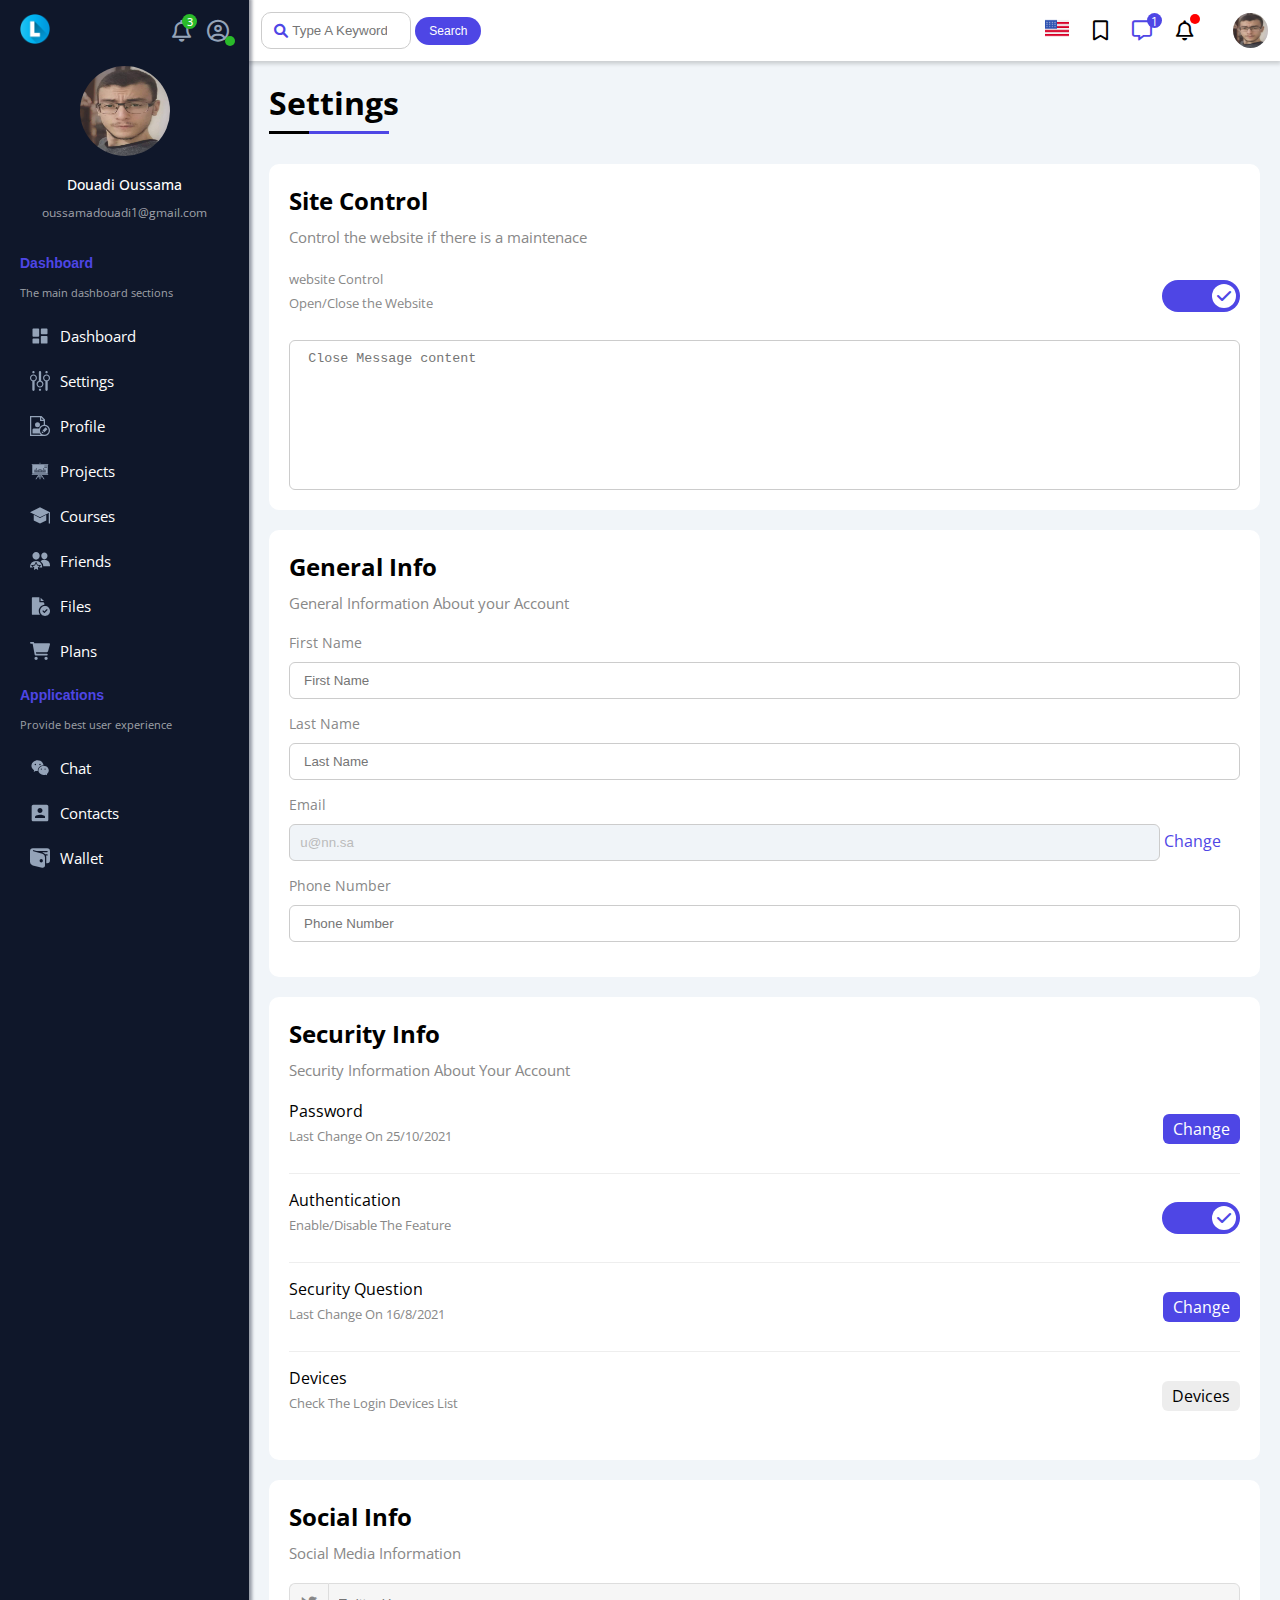
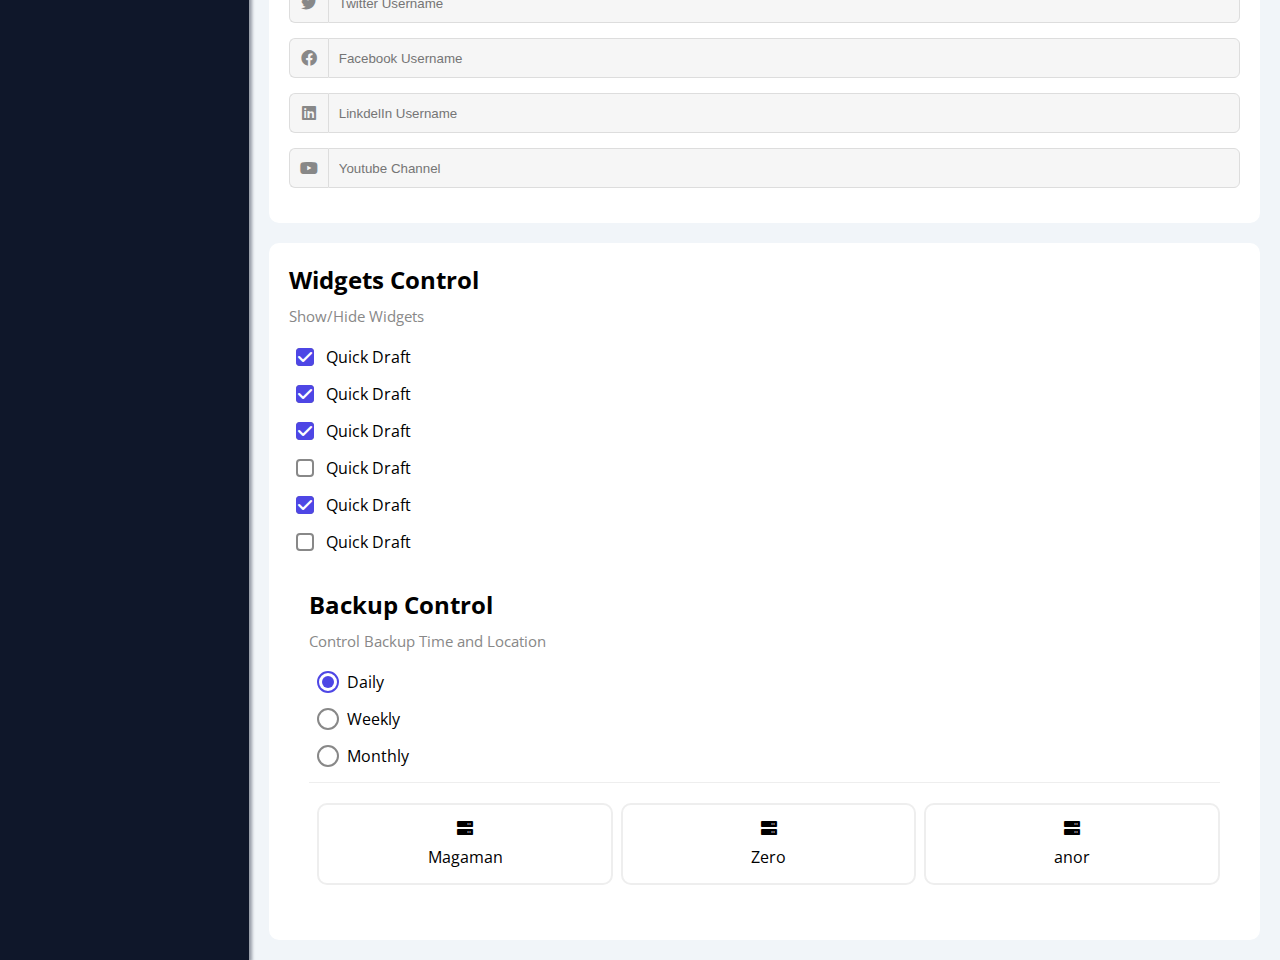
<file: settings.html>
<!DOCTYPE html>
<html lang="en">
  <head>
    <meta charset="UTF-8" />
    <meta http-equiv="X-UA-Compatible" content="IE=edge" />
    <meta name="viewport" content="width=device-width, initial-scale=1.0" />
    <title>Settings</title>
    <link rel="stylesheet" href="css/all.main.css" />
    <link rel="stylesheet" href="css/framewrok.css" />
    <link rel="stylesheet" href="css/dash.css" />
    <link rel="preconnect" href="https://fonts.googleapis.com" />
    <link rel="preconnect" href="https://fonts.gstatic.com" crossorigin />
    <link href="https://fonts.googleapis.com/css2?family=Open+Sans:wght@300;500&#038;display=swap" rel="stylesheet" />
  </head>
<body>
  <div class="page d-flex">
    <div class="sidebar  bg-sidebar p-20 p-relative">
      <div class="sidebarheader d-flex space-between ">
         <img class="logo" src="/image/logo.png" alt=""/>

         <div class="leftSide d-flex space-between">

           <div class="Icons-areaTwo">
           <span class="sidebarbellNotification p-relative">
           <i class="sidebarBell fa-regular fa-bell  c-altwhite cursor-p"></i>
           </span>
           </div>

         <div class="icons-areaTwo">
         <span class="sidebarusernotification p-relative">
           <i class=" userIcon fa-regular fa-circle-user c-altwhite cursor-p"></i>
         </span>
         </div>
     </div>
     </div>
     <div class="sidebarSec2">
     <img class="profilePic p-relative " src="/image/oussama.jpg" alt=""/>
     <h4 class="sidebarName c-white">Douadi Oussama</h4>
     <h5 class="sidebarEmail">oussamadouadi1@gmail.com</h5>
   </div>
   <h3 class="dashboard">Dashboard</h3>
   <p class="dashboardDescription">The main dashboard sections</p>

     <ul>
       <li>
         
         <a class="active d-flex align-center fs-14 c-white rad-6 p-10" href="index.html">
         <img class="sidebarIcons " src="/image/dashboard.svg" alt=""/>
           <span>Dashboard</span>
         </a>
         
       </li>
       <li>
         <a class="d-flex align-center fs-14 c-white rad-6 p-10" href="settings.html">
           <img class="sidebarIcons" src="/image/settings.svg" alt=""/>
           <span >Settings</span>
         </a>
       </li>
       <li>
         <a class="d-flex align-center fs-14 c-white rad-6 p-10" href="profile.html">
           <img class="sidebarIcons" src="/image/profile.svg" alt=""/>
           <span>Profile</span>
         </a>
       </li>
       <li>
         <a class="d-flex align-center fs-14 c-white rad-6 p-10" href="projects.html">
           <img class="sidebarIcons" src="/image/projects.svg" alt=""/>
           <span>Projects</span>
         </a>
       </li>
       <li>
         <a class=" d-flex align-center fs-14 c-white rad-6 p-10" href="courses.html">
           <img class="sidebarIcons" src="/image/courses.svg" alt=""/>
           <span >Courses</span>
         </a>
       </li>
       <li>
         <a class="d-flex align-center fs-14 c-white rad-6 p-10" href="friends.html">
           <img class="sidebarIcons" src="/image/friends.svg" alt=""/>
           <span >Friends</span>
         </a>
       </li>
       <li>
         <a class="d-flex align-center fs-14 c-white rad-6 p-10" href="files.html">
           <img class="sidebarIcons" src="/image/files.svg" alt=""/>
           <span >Files</span>
         </a>
       </li>
       <li>
         <a class="d-flex align-center fs-14 c-white rad-6 p-10" href="plans.html">
           <img class="sidebarIcons" src="/image/plans.svg" alt=""/>
           <span >Plans</span>
         </a>
       </li>
     </ul>
     <h3 class="dashboard">Applications</h3>
   <p class="dashboardDescription">Provide best user experience</p>
   <ul>
     <li>
       <a class="d-flex align-center fs-14 c-white rad-6 p-10" href="chat.html">
         <img class="sidebarIcons" src="/image/chat.svg" alt=""/>
         <span>Chat</span>
       </a>
     </li>
     <li>
       <a class="d-flex align-center fs-14 c-white rad-6 p-10" href="chat.html">
         <img class="sidebarIcons" src="/image/contact.svg" alt=""/>
         <span>Contacts</span>
       </a>
     </li>
     <li>
       <a class="d-flex align-center fs-14 c-white rad-6 p-10" href="wallet.html">
         <img class="sidebarIcons" src="/image/wallet.svg" alt=""/>
         <span>Wallet</span>
       </a>
     </li>
   </ul>
       </div>
       <div class="content bg-page w-full">
         <!--Start Head-->
         <div class="head p-12 d-flex align-center space-between">
           <div class="search p-relative ">
            <input class=" searchPh p-10 " type="search" placeholder="Type A Keyword">
            <button class="searchbtn">Search</button>
           </div>
        
           <div class="icons d-flex align-center ">
             <div class="Icons-area">
               <img class="englishLanguage cursor-p" src="/image/english.png" alt=""/>
                </div>
             <div class="Icons-area">
                 <i class="fa-regular fa-bookmark fa-lg c-black cursor-p"></i>
              </div>
             <div class="Icons-area">
             <span class="notificationTwo p-relative">
               <i class="fa-regular fa-message fa-lg c-purple cursor-p"></i>
             </span>
           </div>
             <div class="Icons-area">
               <span class="notification p-relative">
                 <i class=" fa-regular fa-bell fa-lg c-black cursor-p "></i>
               </span>
             </div>
             <img class="headerPic cursor-p" src="./image/oussama.jpg" alt=""/>
           </div>
         </div>
         <!--End Head-->
          <!--End Head-->
 <h1 class="p-relative">Settings</h1>
 <div class="settings-page m-20 d-grid gap-20">
  <!--Start Settings Box -->
  <div class="p-20 bg-white rad-10">
    <h2 class="mt-0 mb-10">Site Control</h2>
    <p class="mt-0 mb-20 c-grey fs-15">Control the website if there is a maintenace</p>
    <div class="mb-15 between-flex">
      <div>
        <span class="c-grey mt-5 mb-0 fs-13">website Control</span>
        <p class="c-grey mt-5 mb-0 fs-13"> Open/Close the Website</p>
      </div>
      <div>
        <label>
          <input class="toggle-checkbox" type="checkbox" checked />
          <div class="toggle-switch"></div>
        </label>
      </div>
    </div>
    <textarea class="close-message p-10 rad-6 d-block w-full" placeholder=" Close Message content"></textarea>
  </div>
  <!--End Settings Box -->
  <!--Start Settings Box -->
  <div class="p-20 bg-white rad-10">
    <h2 class="mt-0 mb-10">General Info</h2>
    <p class="mt-0 mb-20 c-grey fs-15">General Information About your Account</p>
   <div class="mb-15">
    <label class="fs-14 c-grey d-block mb-10" for="first">First Name</label>
    <input 
    class="b-none border-ccc p-10 rad-6 d-block w-full"
     type="text"
      id="first"
      placeholder=" First Name">
   </input>
   </div>
   <div class="mb-15">
    <label class="fs-14 c-grey d-block mb-10" for="last">Last Name</label>
    <input 
    class="b-none border-ccc p-10 rad-6 d-block w-full"
     type="text"
      id="last"
      placeholder=" Last Name">
   </input>
   </div>
   <div class="mb-15">
    <label class="fs-14 c-grey d-block mb-10" for="email"> Email</label>
    <input 
    class="email b-none border-ccc p-10 rad-6  w-full"
     type="email"
      id="email"
      placeholder=" Email "
      value="u@nn.sa" 
      disabled >
   </input>
   <a class="c-purple" href="#">Change</a>
   </div>
   <div class="mb-15">
    <label class="fs-14 c-grey d-block mb-10" for="phonenumber"> Phone Number</label>
    <input 
    class="b-none border-ccc p-10 rad-6 d-block w-full"
     type="tel"
      id="phonenumber"
      placeholder=" Phone Number ">
   </input>
   </div>
  </div>
  <!--End Settings Box -->
    
   <!-- Start Settings Box -->
   <div class="p-20 bg-white rad-10">
    <h2 class="mt-0 mb-10">Security Info</h2>
    <p class="mt-0 mb-20 c-grey fs-15">Security Information About Your Account</p>
    <div class="sec-box mb-15 between-flex">
      <div>
        <span>Password</span>
        <p class="c-grey mt-5 mb-0 fs-13">Last Change On 25/10/2021</p>
      </div>
      <a class="button bg-purple c-white btn-shape" href="#">Change</a>
    </div>
    <div class="sec-box mb-15 between-flex">
      <div>
        <span> Authentication</span>
        <p class="c-grey mt-5 mb-0 fs-13">Enable/Disable The Feature</p>
      </div>
      <label>
        <input class="toggle-checkbox" type="checkbox" checked />
        <div class="toggle-switch"></div>
      </label>
    </div>
    <div class="sec-box mb-15 between-flex">
      <div>
        <span>Security Question</span>
        <p class="c-grey mt-5 mb-0 fs-13">Last Change On 16/8/2021</p>
      </div>
      <a class="button bg-purple c-white btn-shape" href="#">Change</a>
    </div>
    <div class="sec-box between-flex">
      <div>
        <span>Devices</span>
        <p class="c-grey mt-5 mb-0 fs-13">Check The Login Devices List</p>
      </div>
      <a class="bg-eee c-black btn-shape" href="#">Devices</a>
    </div>
  </div>
  <!-- End Settings Box -->
     <!-- Start Settings Box -->
     <div class=" social-boxes p-20 bg-white rad-10">
      <h2 class="mt-0 mb-10">Social Info</h2>
      <p class="mt-0 mb-20 c-grey fs-15"> Social Media Information</p>
      <div class="d-flex align-center mb-15">
        <i class="fa-brands fa-twitter center-flex c-grey"></i>
        <input class="w-full" type="text" placeholder="Twitter Username"/>
      </div>

      <div class="d-flex align-center mb-15">
        <i class="fa-brands fa-facebook center-flex c-grey"></i>
        <input class="w-full" type="text" placeholder="Facebook Username"/>
      </div>

      <div class="d-flex align-center mb-15">
        <i class="fa-brands fa-linkedin center-flex c-grey"></i>
        <input class="w-full" type="text" placeholder="LinkdelIn Username"/>
      </div>

      <div class="d-flex align-center mb-15">
        <i class="fa-brands fa-youtube center-flex c-grey"></i>
        <input class="w-full" type="text" placeholder="Youtube Channel"/>
      </div>
    </div>
    <!-- End Settings Box -->
       <!-- Start Settings Box -->
       <div class=" widgets-control p-20 bg-white rad-10">
        <h2 class="mt-0 mb-10">Widgets Control</h2>
        <p class="mt-0 mb-20 c-grey fs-15"> Show/Hide Widgets</p>
        <div class="control d-flex align-center mb-15">
          <input type="checkbox" id="one"  checked/>
          <label for="one">Quick Draft</label>
        </div>
      
        <div class="control d-flex align-center mb-15">
          <input type="checkbox" id="two" checked />
          <label for="two">Quick Draft</label>
        </div>
        <div class="control d-flex align-center mb-15">
          <input type="checkbox" id="three" checked />
          <label for="three">Quick Draft</label>
        </div>
        <div class="control d-flex align-center mb-15">
          <input type="checkbox" id="four"  />
          <label for="four">Quick Draft</label>
        </div>
        <div class="control d-flex align-center mb-15">
          <input type="checkbox" id="five" checked />
          <label for="five">Quick Draft</label>
        </div>
        <div class="control d-flex align-center mb-15">
          <input type="checkbox" id="six" />
          <label for="six">Quick Draft</label>
        </div>
      <!-- End Settings Box -->
      <div class=" backup-control p-20  rad-10">
        <h2 class="mt-0 mb-10 ">Backup Control</h2>
        <p class="mt-0 mb-20 c-grey fs-15 "> Control Backup Time and Location</p>
        <div class="date d-flex align-center mb-15">
          <input type="radio" name="time" id="daily"  checked/>
          <label for="daily">Daily</label>
        </div>
          <div class="date d-flex align-center mb-15">
            <input type="radio" name="time" id="weekly"  />
            <label for="weekly">Weekly</label>
          </div>

            <div class="date d-flex align-center mb-15">
              <input type="radio" name="time" id="monthly" />
              <label for="monthly">Monthly</label>
            </div>
            <div class="servers d-flex align-center txt-c">
              <input type="radio" name="servers" id="server-one">
              <div class="server mb-15 rad-10 w-full">
                <label class="d-block m-15" for="server-one">
                  <i class="fa-solid fa-server d-block mb-10"></i>
                  Magaman
                </label>
              </div>
               
              <input type="radio" name="servers" id="server-two">
              <div class="server mb-15 rad-10 w-full">
                <label class="d-block m-15" for="server-two" checked>
                  <i class="fa-solid fa-server d-block mb-10"></i>
                  Zero
                </label>
              </div>

              <input type="radio" name="servers" id="server-three">
              <div class="server mb-15 rad-10 w-full">
                <label class="d-block m-15" for="server-three">
                  <i class="fa-solid fa-server d-block mb-10"></i>
                  anor
                </label>
              </div>
            </div>
      <!-- End Settings Box -->
</div>
      
</div>
</div>
          
</body>
</html>
</file>
<file: css/framewrok.css>
:root {
  --blue-color: #0075ff;
  --blue-alt-color: #0d69d5;
  --orange-color: #f59e0b;
  --green-color: #22c55e;
  --red-color: #f44336;
  --grey-color: #888;
  --purple-color:#4F46E5;
  --purple-alt-color:#2F1C53;
}
/* Start Box */
.d-flex {
  display: flex;
}
.f-wrap {
  flex-wrap: wrap;
}
.align-center {
  align-items: center;
}
.space-between {
  justify-content: space-between;
}
.d-grid {
  display: grid;
}
.gap-20 {
  gap: 20px;
}
.d-block {
  display: block;
}
@media (max-width: 767px) {
  .block-mobile {
    display: block;
  }
  .hide-mobile {
    display: none;
  }
}
/* End Box */
/* Start Padding + Margin */
.p-10 {
  padding: 10px;
}
.p-12 {
  padding: 12px;
}
.p-15 {
  padding: 15px;
}
.p-20 {
  padding: 20px;
}
.pt-10 {
  padding-top: 10px;
}
.pt-15 {
  padding-top: 15px;
}
.pt-20 {
  padding-top: 20px;
}
.pb-10 {
  padding-bottom: 10px;
}
.pb-15 {
  padding-bottom: 15px;
}
.pb-20 {
  padding-bottom: 20px;
}
.pl-15 {
  padding-left: 15px;
}
.m-0 {
  margin: 0;
}
.m-15 {
  margin: 15px;
}
.m-20 {
  margin: 20px;
}
.mt-0 {
  margin-top: 0;
}
.mt-5 {
  margin-top: 5px;
}
.mt-10 {
  margin-top: 10px;
}
.mt-15 {
  margin-top: 15px;
}
.mt-20 {
  margin-top: 20px;
}
.mt-25 {
  margin-top: 25px;
}
.mr-10 {
  margin-right: 10px;
}
.mr-15 {
  margin-right: 15px;
}
.mb-5 {
  margin-bottom: 5px;
}
.mb-10 {
  margin-bottom: 10px;
}
.mb-15 {
  margin-bottom: 15px;
}
.mb-20 {
  margin-bottom: 20px;
}
.mb-25 {
  margin-bottom: 25px;
}
/* End Padding + Margin */
/* Start Color */
.c-black {
  color: black;
}
.c-white {
  color: white;
}
.c-grey {
  color: var(--grey-color);
}
.c-red {
  color: var(--red-color);
}
.c-green {
  color: var(--green-color);
}
.c-purple {
  color: #4F46E5;
}
.c-altwhite{
  color: #94A3B8;
}
.c-blue {
  color: var(--blue-color);
}
.c-orange {
  color: var(--orange-color);
}
.c-gold {
  color:#cfb831;
}
.bg-red {
  background-color: var(--red-color);
}
.bg-green {
  background-color: var(--green-color);
}
.bg-blue {
  background-color: var(--blue-color);
}
.bg-orange {
  background-color: var(--orange-color);
}
.bg-white {
  background-color: white;
}
.bg-eee {
  background-color: rgba(235, 235, 235, 0.89);
}
.bg-purple {
  background-color: #4e46e5;
}
.bg-lightpurple {
 background-color: #565c77;
}
.bg-darkpurple {
  background-color: var(--purple-alt-color);
}
.bg-sidebar {
  background-color: #0F172A;
}
.bg-page {
 background-color: #F1F5F9;
}
.bg-box {
  background: linear-gradient(
    to left top,
    rgba(255, 255, 255, 1),
    rgba(255, 255, 255, 0.8)
    
  );
}
/* End Color */
/* Start Position */
.p-relative {
  position: relative;
}
.p-absolute {
  position: absolute;
}
/* End Position */
/* Start Font */
.txt-c {
  text-align: center;
}
.fs-13 {
  font-size: 13px;
}
.fs-14 {
  font-size: 14px;
}
.fs-15 {
  font-size: 15px;
}
.fs-25 {
  font-size: 25px;
}
.fw-bold {
  font-weight: bold;
}
@media (max-width: 767px) {
  .txt-c-mobile {
    text-align: center;
  }
}
/* End Font */
/* Start Border */
.rad-6 {
  border-radius: 6px;
}
.rad-10 {
  border-radius: 10px;
}
.rad-half {
  border-radius: 50%;
}
.b-none {
  border: none;
}
.border-ccc {
  border: 1px solid #ccc;
}
.border-eee {
  border: 1px solid #eee;
}

/* End Border */
/* Start Width + Height */
.w-full {
  width: 100%;
}
.w-100 {
  width: 100px;
}
.w-fit {
  width: fit-content;
}
.h-full {
  height: 100%;
}
.h-100 {
  height: 100px;
}
/* End Width + Height */
/* cursor */
.cursor-p {
  cursor: pointer;
}
/* cursor */

/* Start Components */
.center-flex {
  display: flex;
  align-items: center;
  justify-content: center;
}
.between-flex {
  display: flex;
  align-items: center;
  justify-content: space-between;
}
.btn-shape {
  padding: 4px 10px;
  border-radius: 6px;
}
/* End Components */
.glass {
  background: white;
  background: linear-gradient(
    to right bottom,
    rgba(255, 255, 255, 0.7),
    rgba(255, 255, 255,0.3)
  );
  z-index: 2;
  backdrop-filter: blur(2rem);
}
.glassTwo {
  background: white;
  background: linear-gradient(
    to right bottom,
    rgba(255, 255, 255, 0.9),
    rgba(255, 255, 255, 0.009)
  );
  /* box-shadow */
  
}
.box-shadow {
  -webkit-box-shadow: 0px 0px 5px 1px rgba(0,0,0,0.2);
  -moz-box-shadow: 0px 0px 5px 1px rgba(0,0,0,0.2);
  box-shadow: 0px 0px 5px 1px rgba(0,0,0,0.2);
}
/* personal pic*/
.personalPic {
  width: 80px;
  height: 80px;
  border-radius: 50%;
}
</file>
<file: css/dash.css>
:root {
    --blue-color: #0075ff;
    --blue-alt-color: #0d69d5;
    --orange-color: #f59e0b;
    --green-color: #22c55e;
    --red-color: #f44336;
    --grey-color: #888;
    --purple-color:#4e46e5;
    --purple-alt-color:#463fc4;
  }
* {
    box-sizing: border-box;
}
body{
    margin: 0;
    font-family:  'Open Sans', sans-serif;
   
}
*:focus{
    outline: none;
}
a {
    text-decoration: none;
}
.page {
    min-height: 100vh;
   
}
ul {
    list-style: none;
    padding: 0;
    
}

::-webkit-scrollbar{
    width: 15px;

}


::-webkit-scrollbar-track{
    background-color: white;
}
::-webkit-scrollbar-thumb{
    background-color: var(--purple-color);
}
::-webkit-scrollbar-thumb:hover{
    background-color: var(--purple-alt-color);
}
.sidebar{
    width: 300px;
    -webkit-box-shadow: 1px 0px 3px 2px rgba(15,23,42,0.40);
    -moz-box-shadow: 1px 0px 3px 2px rgba(15,23,42,0.40);
    box-shadow: 1px 0px 3px 2px rgba(15,23,42,0.40);
}
.sidebar .sidebarheader {
  margin-bottom: 22px;
}
.sidebar .logo {
  width: 30px;
  height: 30px;
  margin-top: -6px;
}
.sidebar .Icons-areaTwo {
  margin-right: 6px;
}
.sidebar .sidebarBell {
margin-right: 10px;
}
.sidebar .sidebarbellNotification::before {
    content: "3";
    position: absolute;
    width: 15px;
    height: 15px;
    font-size: 11px;
    font-weight: 500;
    text-align: center;
    color: white;
    background-color: rgb(42, 187, 42);
    border-radius: 50%;
    right: 4px;
    top: -8px;
    margin-bottom: 7px;
}
.sidebar  .userIcon {
font-size: 22px;
font-weight: 300;
}
.sidebar  .sidebarBell {
  font-size: 22px;
  font-weight: 300;
  }
.sidebar .sidebarusernotification::before {
  content: "";
  position: absolute;
  width: 10px;
  height: 10px;
  background-color: rgb(42, 187, 42);
  border-radius: 50%;
  right: -6px;
  bottom: -2px;
}
.sidebar .sidebarSec2 {
margin-bottom: 10px;
display: flex;
flex-direction: column;
align-items: center;
}
.sidebar .sidebarSec2 .profilePic{
  width: 90px;
  height: 90px;
  border-radius: 50%;
}
.sidebar .sidebarSec2 .sidebarName {
font-size: 14px;
font-weight: 500;
margin-bottom: -10px;
}
.sidebar .sidebarSec2 .sidebarEmail {
font-size: 12px;
font-weight: 400;
color: rgba(255, 255, 255, 0.60);
}
.sidebar  > img::before,
.sidebar > img::after {
    content: "";
    position: absolute;
    background-color: black;
    left: 50%;
    transform: translateX(-50%);
}
.sidebar > img::before {
    bottom: -20px; 
    width: 80px;
    height: 2px;
}
.sidebar   .profilePic::after {
    bottom: -29px;
    width: 12px;
    height: 12px;
    border-radius: 50px;
    border:4px solid white;    
}

.sidebar ul li a {
    transition: 0.3s;
    margin-bottom: 5px;
}
.sidebar ul li a:hover, 
.sidebar ul li a:active {
background-color: #686666;
}
.sidebar ul a span {
    font-size: 14px;
    margin-left: 10px;
}
@media (max-width:767px) {
    .sidebar {
        width: 58px;
        padding: 10px;
    }
    .sidebar .sidebarheader {
      display: block;
      text-align: center;
    }
    .sidebar .logo {
      width: 19px;
      height: 19px;
      margin-top: -6px;
    }
   .sidebar .leftSide {
    display: none;
    }
    
  .sidebar .sidebarSec2 .profilePic{
    width: 30px;
    height: 30px;
    border-radius: 50%;
  }
   
  .sidebar .sidebarSec2 .sidebarName {
    font-size: 9px;
    text-align: center;
    font-weight: normal;
    margin-bottom: 10px;
    }
    .sidebar .sidebarSec2 .sidebarEmail {
    display: none;
    }

    .sidebar .dashboard {
      display: none;
    }
    .sidebar .dashboardDescription {
      display: none;
    }
    .sidebar ul li a span {
      display: none;
    }
   
}

.sidebar ul li span {
   font-size: 15px;
}
.sidebar ul li .sidebarIcons {
  width: 20px;
 
 
}
.sidebar .dashboard {
  font-size: 14px;
  color: #4e46e5;
  font-weight: 600;
  font-family: Verdana, sans-serif;
}
.sidebar .dashboardDescription {
  color:rgba(255, 255, 255, 0.60);
  font-size: 11px;
}

/*Start content*/
.content{
    overflow: hidden;
}
.head {
    background-color: #FFFFFF; 
    -webkit-box-shadow: 0px 2px 4px 1px rgba(0,0,0,0.16);
    -moz-box-shadow: 0px 2px 4px 1px rgba(0,0,0,0.16);
    box-shadow: 0px 2px 4px 1px rgba(0,0,0,0.16);
}
.head .headerPic {
  width: 80px;
  height: 80px;
  border-radius: 50%;
}
.head .search::before{
    font-family: "Font Awesome 5 Free";
    content: "\f002";
    font-weight: 900;
    position: absolute;
    left: 13px;
    top: 50%;
    transform: translateY(-50%);
    font-size: 14px;
    color: var(--purple-color);
    cursor: pointer;
}
.head .search input{
border: 1px solid #ccc;
border-radius: 10px;
padding-left: 30px;
width: 150px;
transition: width 0.3s;
}
.head .search input:focus{
    width: 180px;
}
.head .search input:focus::placeholder{
opacity: 0;
}
.head .searchbtn {
  background-color: var(--purple-color);
  color: white;
  font-size: 12px;
  padding: 7px 14px;
  border-radius: 16px;
  border: none;
  cursor: pointer;
}
.head .searchbtn:hover {
  background-color: var(--purple-alt-color);
}
.head .icons .Icons-area {
  margin-right: 24px;
}
.head .icons .englishLanguage {
  width: 24px;
  height: 24px;
  cursor: pointer;
}
.head .icons .notification::before{
    content: "";
    position: absolute;
    width: 10px;
    height: 10px;
    background-color: red;
    border-radius: 50%;
    right: -6px;
    top: -6px;
}
.head .icons .notificationTwo::before{
  content: "1";
  position: absolute;
  width: 11px;
  height: 11px;
  padding-bottom: 4px;
  padding-left: 2px;
  padding-right: 2px;
  color: white;
  font-size: 12px;
  text-align: center;
  background-color: var(--purple-color);
  border-radius: 50%;
  right: -10px;
  top: -7px;
}
.head .icons  img{
    height: 35px;
    width: 35px;
    margin-left: 15px;
}
@media (max-width:767px) {
  .head .searchbtn{
    display: none;
  }

  .head .headerPic {
    display: none;
  }
  .head .icons{
    font-size: 13px;
  }
  .head .icons .Icons-area {
    margin-right: 15px;
  }
  .head .search input{
    border: 1px solid #ccc;
    border-radius: 10px;
    padding-left: 30px;
    width: 130px;
    transition: width 0.3s;
    }
    .head .search input:focus{
        width: 150px;
    }
    .head .search .searchPh {
      font-size: 10px;
    }
    .head .icons .englishLanguage {
      width: 20px;
      height: 20px;
     
    }
}
.page h1{
    margin: 20px 20px 40px;
}
.page h1::before,
.page h1::after{
    content: "";
    height: 3px;
    position: absolute;
    bottom: -10px;
    left: 0;
}
.page h1::before{
    background-color: var(--purple-color);
    width: 120px;
}
.page h1::after{
    background-color: black;
    width: 40px;
}
.wrapper{
    grid-template-columns: repeat(auto-fill, minmax(450px, 1fr));
    margin-left: 20px;
    margin-right: 20px;
}
@media (max-width:767px) {
    .wrapper{
        grid-template-columns: minmax(200px, 1fr);
        margin-left: 10px;
        margin-right: 10px;
        gap: 10px;
    }
}
/*End content*/
/*Start Welcome Widget*/
.welcome {
    overflow: hidden;
}
.welcome .greeting {
  margin-left: 15px;
}
.welcome .intro img {
    width: 170px;
    margin-bottom: -10px;
   
}
.welcome .avatar{
    width: 64px;
    height: 64px;
    border: 2px solid white;
    border-radius: 50%;
    padding: 2px;
    box-shadow: 0 0 5px #ddd;
    margin-left: 20px;
    margin-top: 32px;
}
.welcome .body {
border-top: 1px solid #eee;
border-bottom: 1px solid #eee;
}
.welcome .body > div {
    flex: 1;
}
.welcome .visit {
margin: 0 15px 15px auto;
transition: 0.3s;
}
.welcome .visit:hover{
    background-color: black;
    color: white;

}
@media (max-width:767px) {
    .welcome .intro {
        padding-bottom: 30px;
    }
    .welcome .avatar{
        margin-left: 0;
    }
    .welcome .body > div:not(:last-child) {
        margin-bottom: 20px;
    }
}
/*End Welcome Widget*/
/* Quick Draft Width*/
.quick-draft textarea{
    resize: none;
   min-height: 180px;
}
.quick-draft .save{
    margin-left: auto;
    transition: 0.3s;
    cursor: pointer;
}
.quick-draft .save:hover{
    background-color: black;
    color: white;

}

/* Quick Draft Width*/
/* Start Target*/
.targets .target-row .icon {
width: 80px;
height: 80px;
margin-right:15px ;
}
.targets .details {
flex: 1;
}
.targets .details .progress {
    height: 5px;
}
.targets .details .progress > span  {
position: absolute;
left: 0;
top: 0;
height: 100%;
}
.targets .details .progress > span span {
    position: absolute;
    bottom: 16px;
    right: -16px;
    color: white;
    padding: 2px 5px;
    font-size: 13px;
    border-radius: 16px; 

}
.targets .details .progress > span span::after {
    content: "";
    position: absolute;
    border-color: transparent;
    border-width: 5px;
    border-style: solid;
    bottom: -10px;
    left: 50%;
    transform: translateX(-50%);
}
.targets .details .progress  > .purple span span::after {
    background-color: rgba(133, 92, 245, 0.2);
}
.targets .details .progress  > .orange span span::after {
    background-color: rgb(245 158 11 /20%);
}
.targets .details .progress  > .green span span::after {
    background-color: rgb(34 197 94 /20%);
}
.purple .icon,
.purple .progress {
    background-color: rgba(133, 92, 245, 0.2);
}
.orange .icon,
.orange .progress {
    background-color: rgb(245 158 11 /20%);
}
.green .icon,
.green .progress {
    background-color: rgb(34 197 94 /20%);
}

/* End Target*/
/*Start Tickets*/
.tickets .box {
border: 1px solid #ccc;
width: calc(50% - 10px);
transition: 0.3s;
}
@media (max-width:767px) {
    .tickets .box {
 width: 100%;
    }
}
/* latest news */
.latest-news .news-row:not(:last-of-type) {
  margin-bottom: 20px;
  padding-bottom: 20px;
  border-bottom: 1px solid #eee;
}
.latest-news .news-row img{
    width: 100px;
    border-radius: 6px;
    margin-right: 15px;
}
.latest-news .info {
    flex-grow: 1;
}
.latest-news .info h3{
    margin: 0 0 6px;
    font-size: 16px;
}
@media (max-width:767px) {
    .latest-news .news-row{
        display: block;
    }
    .latest-news .news-row .lable{
        width: fit-content;
        margin: 10px auto;
        font-size: 12px;
    }
    
}
/* latest news */



/* Tasks */
.tasks .task-row:not(:last-of-type) {
    margin-bottom: 15px;
    margin-top: 15px;
    border-bottom: 1px solid #eee;
}
.tasks .info {
    flex-grow: 1;
}
.tasks .done {
    opacity: 0.3;
}
.tasks .done h3,
.tasks .done p {
    text-decoration: line-through;
}
.tasks .delete{
    cursor: pointer;
    transition: 0.3s;
}
.tasks .delete:hover{
    color: var(--red-color);
}
/* Tasks */

/* Latest Uploads */
.latest-uploads ul li:not(:last-child) {
    border-bottom: 1px solid #eee;
}
.latest-uploads ul li img {
    width: 40px;
    height: 40px;
}
/* Latest Uploads */
/* Last Project */

.last-project ul::before {
    content: '';
    position: absolute;
    left: 11px;
    width: 2px;
height: 100%;
background-color: var(--purple-color);
}
.last-project ul li::before {
    content: '';
    width: 20px;
    height: 20px;
    display: block;
    border-radius: 50%;
    background-color: white;
    border: 2px solid white;
    outline: 2px solid var(--purple-color);
    margin-right: 15px;
    z-index: 1;
}
.last-project ul li.done::before {
    content: '';
    background-color: var(--purple-color);
}
.last-project ul li.current::before {
    content: '';
    animation: change-color 0.8s infinite alternate;
}
.last-project .launch-icon {
position: absolute;
width: 200px;
right: 0;
bottom: 0;
opacity: 0.9;
animation: Flying-rocket 1s infinite alternate-reverse linear ;
animation-delay: 0.5s;
animation-duration: 1.5s;

}

/* Last Project */
/* Reminders */
.remindersTitle::after {
    content: '';
    width: 12px;
    height: 12px;
    background-color: red;
    position: absolute;
    border-radius: 50%;
    top: 33px;
    right: 15px;
    animation: alert-reminders 0.7s infinite alternate;
}
.reminders ul li .key {
    width: 15px;
    height: 15px;
}
.reminders ul li > .purple {
    border-left: 2px solid var(--purple-color);
}
.reminders ul li > .green {
    border-left: 2px solid var(--green-color);
}
.reminders ul li > .orange {
    border-left: 2px solid var(--orange-color);
}
.reminders ul li > .red {
    border-left: 2px solid var(--red-color);
}
/* Reminders */
/* Latest Post */
.latest-post .avatar {
    width: 48px;
    height: 48px;
}
.latest-post .post-content {
    text-transform: capitalize;
    line-height: 1.8;
    border-top: 1px solid #eee;
    border-bottom: 1px solid #eee;
    min-height: 140px;
}
/* Latest Post */

/* Start Social Media */
.social-media .box {
    padding-left: 70px;
  }
  .social-media .box i {
    position: absolute;
    left: 0;
    top: 0;
    width: 52px;
    transition: 0.3s;
  }
  .social-media .box i:hover {
    transform: rotate(5deg);
  }
  .social-media .twitter {
    background-color: rgb(29 161 242 / 20%);
    color: #1da1f2;
  }
  .social-media .twitter i,
  .social-media .twitter a {
    background-color: #1da1f2;
  }
  .social-media .facebook {
    background-color: rgb(24 119 242 / 20%);
    color: #1da1f2;
  }
  .social-media .facebook i,
  .social-media .facebook a {
    background-color: #1877f2;
  }
  .social-media .youtube {
    background-color: rgb(255 0 0 / 20%);
    color: #ff0000;
  }
  .social-media .youtube i,
  .social-media .youtube a {
    background-color: #ff0000;
  }
  .social-media .linkedin {
    background-color: rgb(0 119 181 / 20%);
    color: #0077b5;
  }
  .social-media .linkedin i,
  .social-media .linkedin a {
    background-color: #0077b5;
  }
  /* End Social Media */
/*  Projects Table */
.projects .responsive-table {
    overflow-x: auto;
}
.projects table {
    min-width: 1000px; 
    border-spacing: 0; 
}
.projects thead td {
    background-color: #eee;
    font-weight:bold ; 
    
}
.projects table td {
    padding: 15px;
}
.projects tbody td {
    border-bottom: 1px solid #eee;
    border-left: 1px solid #eee;
}
.projects table tbody tr td:last-child{
    border-right: 1px solid #eee;
  
}
.projects table tbody tr:hover td {
    background-color: #e0dedeec;
}
/*  Projects Table */
/* Settings*/
.settings-page {
    grid-template-columns: repeat(auto-fill, minmax(500px, 1fr));
  }
  @media (max-width: 767px) {
    .settings-page {
      grid-template-columns: minmax(100px, 1fr);
      margin-left: 10px;
      margin-right: 10px;
      gap: 10px;
    }
  }
.settings-page .sec-box {
    padding-bottom: 15px;
  }
  .settings-page .sec-box:not(:last-of-type) {
    border-bottom: 1px solid #eee;
   
  }
  .settings-page .sec-box .button {
    transition: 0.3s;
  }
  .settings-page .sec-box .button:hover {
    color: white;
    background-color: black;
  }

.settings-page .close-message {
border: 1px solid#ccc;
resize: none;
min-height: 150px;
}
.settings-page .email {
    display: inline-flex;
    width: calc(100% - 80px);
  }
  .settings-page .social-boxes {

  }
  .settings-page .social-boxes i {
 width: 40px;
 height: 40px;
 background-color: #f6f6f6;
 border: 1px solid #ddd;
 border-right: none;
 border-radius: 6px 0 0 6px;
 transition: 0.3s;
}
.settings-page .social-boxes input {
height: 40px;
background-color: #f6f6f6;
border: 1px solid #ddd;
padding-left: 10px;
border-radius: 0 6px 6px 0;
}
.settings-page .social-boxes > div:focus-within i{
color: var(--purple-color);
}
.backup-control input[type="radio"] {
    -webkit-appearance: none;
    appearance: none;
    
}
.backup-control .date label{
padding-left: 30px;
cursor: pointer;
position: relative;
}
.backup-control .date label::before{
   content: "";
    position: absolute;
    top: 50%;
    left: 0;
    margin-top: -11px;
    width: 18px ;
    height: 18px;
    border: 2px solid var(--grey-color);
    border-radius: 50%;
}
.backup-control .date label::after{
    content: "";
    position: absolute;
    height: 12px;
    width: 12px;
    background-color:var(--purple-color);
    border-radius: 50px;
    left: 5px;
    top: 5px;
    transition: 0.3s;
    transform: scale(0);
}
.backup-control .date input[type="radio"]:checked + label::before{
    border-color: var(--purple-color);
}
.backup-control .date input[type="radio"]:checked + label::after{
    transform: scale(1);
}
.backup-control .servers {
    border-top: 1px solid #eee;
    padding-top: 20px;
}
@media (max-width:767px) {
    .backup-control .servers {
  border-top: 1px solid #eee;
  padding-top: 20px;
  flex-wrap: wrap;
    } 
}
.backup-control .servers .server {
border: 2px solid#eee;
}
.backup-control .servers .server label {
cursor: pointer;
}
.backup-control .servers input[ type="radio"]:checked + .server {
border: 2px solid var(--purple-color);
color: var(--purple-color);
}
 .toggle-checkbox {
    -webkit-appearance: none;
    appearance: none;
    display: none;
  }
 
  .toggle-switch {
    background-color: #ccc;
    width: 78px;
    height: 32px;
    border-radius: 16px;
    position: relative;
    transition: 0.3s;
    cursor: pointer;
  }

.toggle-switch::before{
content: "\f00d";
font-family:  "Font Awesome 5 Free" ;
font-weight: 900;
background-color: white;
width: 24px;
height: 24px;
position: absolute;
border-radius: 50%;
top: 4px;
left: 4px;
display: flex;
align-items: center;
justify-content: center;
color: #aaa;
transition: 0.3s;
} 

.toggle-checkbox:checked + .toggle-switch {
    background-color: var(--purple-color);
  }
  .toggle-checkbox:checked + .toggle-switch::before {
    content: "\f00c";
    left: 50px;
    color: var(--purple-color);
  }
  .settings-page :disabled {
    cursor: no-drop;
    background-color: #f0f4f8;
    color: #bbb;
  }
/* Settings*/
/* Settings*/
.widgets-control .control label {
padding-left: 30px;
position: relative;
cursor: pointer;
}
.widgets-control .control input[ type="checkbox"] {
    -webkit-appearance:none ;
    appearance: none;
}
.widgets-control .control label::before {
content: "";
position: absolute;
left: 0;
top: 50%;
width: 14px;
border-radius: 4px;
height: 14px;
border: 2px solid var(--grey-color);
margin-top: -9px;
}
.widgets-control .control label:hover::before {
    border-color: var(--purple-color);
}
.widgets-control .control label::after {
font-family: "Font Awesome 5 Free";
content: "\f00c";
font-weight: 900;
position: absolute;
left: 0;
top: 50%;
border-radius: 4px;
margin-top: -9px;
background-color: var(--purple-color);
color: white;
width: 18px;
height: 18px;
display: flex;
align-items: center;
justify-content: center;
transform: scale(0) rotate(360deg);
transition: 0.3s;
}
.widgets-control .control input[ type="checkbox"]:checked + label::after {
    transform: scale(1);
}
/* Settings*/
 /* Start Profile Page */
@media (max-width: 767px) {
    .profile-page .overview {
      flex-direction: column;
    }
  }
  .profile-page .avatar-box {
    width: 300px;
  }
  @media (min-width: 768px) {
    .profile-page .avatar-box {
      border-right: 1px solid #eee;
    }
  }
  .profile-page .avatar-box > img {
    width: 120px;
    height: 120px;
  }
  .profile-page .avatar-box .level {
    height: 6px;
    overflow: hidden;
    margin: auto;
    width: 70%;
    background-color: rgb(163, 161, 161);
  }
  .profile-page .avatar-box .level span {
    position: absolute;
    left: 0;
    top: 0;
    height: 100%;
    background-color: var(--purple-color);
    border-radius: 6px;
  }
  .profile-page .info-box .box {
    flex-wrap: wrap;
    border-bottom: 1px solid #eee;
    transition: 0.3s;
  }
  .profile-page .info-box .box:hover {
    background-color: #f9f9f9;
  }
  .profile-page .info-box .box > div {
    min-width: 250px;
    padding: 10px 0 0;
  }
  .profile-page .info-box h4 {
    font-weight: normal;
  }
  /* Start Training Code */
  @media (max-width:767px) {
    .profile-page .other-data {
        flex-direction: column;
    }
  }
   .profile-page .skills-card {
flex-grow: 1;
   }
   .profile-page .activities {
    flex-grow: 2;
   }
.latestAct {
  display: flex;
  flex-direction: column;
  gap: 20px;
}
.latestAct li span {
  margin-right: 10px;
}

/* Start Projects Page */
.projects-page {
    grid-template-columns: repeat(auto-fill, minmax(500px, 1fr));
  }
  @media (max-width: 767px) {
    .projects-page {
      grid-template-columns: minmax(200px, 1fr);
      margin-left: 10px;
      margin-right: 10px;
      gap: 10px;
    }
  }
  .projects-page .project .date {
    position: absolute;
    right: 10px;
    top: 10px;
  }
  .projects-page .project h4 {
    font-weight: normal;
  }
  .projects-page .project .team {
    position: relative;
    min-height: 80px;
  }
  .projects-page .project .team a {
    position: absolute;
    left: 0;
    bottom: 0;
  }
  .projects-page .project .team a:nth-child(2) {
    left: 25px;
  }
  .projects-page .project .team a:nth-child(3) {
    left: 50px;
  }
  .projects-page .project .team a:nth-child(4) {
    left: 75px;
  }
  .projects-page .project .team a:nth-child(5) {
    left: 100px;
  }
  .projects-page .project .team a:hover {
    z-index: 1000;
  }
  .projects-page .project .team img {
    width: 40px;
    height: 40px;
    border-radius: 50%;
    border: 2px solid white;
  }
  .projects-page .project .do {
    justify-content: flex-end;
    border-top: 1px solid #eee;
    padding-top: 15px;
    margin-top: 15px;
  }
  @media (max-width: 767px) {
    .projects-page .project .do {
      flex-direction: column;
    }
  }
  .projects-page .project .do span {
    padding: 3px 8px;
    margin-left: 5px;
    width: fit-content;
  }
  @media (max-width: 767px) {
    .projects-page .project .do span:not(:last-child) {
      margin-bottom: 15px;
    }
  }
  .projects-page .project .info {
    border-top: 1px solid #eee;
    margin-top: 15px;
    padding-top: 15px;
  }
  @media (max-width: 767px) {
    .projects-page .project .info {
      flex-direction: column;
    }
  }
  .projects-page .project .prog {
    height: 8px;
    width: 260px;
    position: relative;
    border-radius: 6px;
  }
  @media (max-width: 767px) {
    .projects-page .project .prog {
      margin-bottom: 15px;
    }
  }
  .projects-page .project .prog span {
    position: absolute;
    left: 0;
    top: 0;
    height: 100%;
    border-radius: 6px;
  }
  /* End Projects Page */

/* Start Courses Page */
.courses-page {
    grid-template-columns: repeat(auto-fill, minmax(300px, 1fr));
  }
  @media (max-width: 767px) {
    .courses-page {
      grid-template-columns: minmax(200px, 1fr);
      margin-left: 10px;
      margin-right: 10px;
      gap: 10px;
    }
  }
  .courses-page .course {
    overflow: hidden;
  }
  .courses-page .course .cover {
    max-width: 100%;
  }
  .courses-page .course .instructor {
    position: absolute;
    width: 64px;
    height: 64px;
    border-radius: 50%;
    top: 20px;
    left: 20px;
    border: 2px solid white;
  }
  .courses-page .course .description {
    line-height: 1.6;
  }
  .courses-page .course .info {
    border-top: 1px solid #eee;
    font-size: 13px;
  }
  .courses-page .course .info .title {
    position: absolute;
    top: -13px;
    left: 50%;
    transform: translateX(-50%);
    font-size: 13px;
    transition: 0.3s;
  }
  .courses-page .course .info .title:hover {
    background-color: black;
  }
  /* End Courses Page */
/* Start Frinds */
.friends-page .contact {
    position: absolute;
    left: 10px;
    top: 10px;
}
.friends-page .contact i {
    background-color: #eee;
    padding: 10px;
    border-radius: 50%;
    color: #666;
    font-size: 13px;
    cursor: pointer;
    transition: 0.3s;
}
.friends-page .contact i:hover {
    background-color: var(--purple-color);
    color: white;
}
.friends-page .friend .icons  {
border-top: 1px solid #eee;
border-bottom: 1px solid #eee;
margin-top: 15px;
margin-bottom: 15px;
padding-top: 15px;
padding-bottom: 15px;
}
.friends-page .friend .icons i {
    margin-right: 5px;
}
.friends-page .friend .icons .vip {
    position: absolute;
    right: 0;
    top: 50%;
    transform: translateY(-50%);
    font-size: 40px;
    opacity: 0.6;
}
/* End Friends */
/* Starts files page */
.files-page {
    flex-direction: row-reverse;
    align-items: flex-start;
}
@media (max-width:767px) {
    .files-page {
        flex-direction: column;
        align-items: normal;
    }
    
}
.files-page .files-stats {
min-width: 260px;
min-height: 570px;
}
.files-page .files-stats h2 {
   margin-left: 5px;
    }
.files-page .files-stats .icon {
width: 40px;
height: 40px;
margin-right: 10px;
}
.files-page .files-stats .size {
margin-left: auto;
}
.files-page .files-stats .blue {
background-color: rgb(0 117 255 /20%);
}
.files-page .files-stats .red {
background-color: rgb(244 67 54 /20%);
    
}
.files-page .files-stats .green {
background-color: rgb(34 197 94 /20%);
    
}
.files-page .files-stats .upload {
    margin: 15px auto 0;
    padding: 10px 15px;
    transition: 0.3s;
}
.files-page .files-stats .upload:hover {
    background-color: black;
}
.files-page .files-stats .upload:hover i {
    animation: go-up 0.8s infinite;
}

.files-page .files-content {
flex: 1;
grid-template-columns: repeat(auto-fill, minmax(200px, 1fr));

}
.files-page .files-content img {
    width: 64px;
    height: 64px;
    transition: 0.3s;
}
.files-page .files-content .file:hover img {
    transform: rotate(5deg);
}
.files-page .files-content .info {
    border-top: 1px solid #eee;
}
/* End files page */
/* Start plans page */
.plans-page {
    grid-template-columns: repeat(auto-fill, minmax(450px, 1fr));
    
}
@media (max-width:767px) {
    .plans-page {
        grid-template-columns: minmax(250px, 1fr);
        margin-left: 10px;
        margin-right: 10px;
        gap: 10px;
    }
}
.plans-page .plan .top {
    border: 3px solid white;
    outline: 3px solid transparent;
}
.plans-page .plan.green .top{
outline-color: var(--green-color);
}
.plans-page .plan.purple .top{
outline-color: var(--purple-color);
}
.plans-page .plan.orange .top{
outline-color: var(--orange-color);
}
.plans-page .plan .price {
position: relative;
font-size: 40px;
width: fit-content;
margin: auto;
}
.plans-page .plan .price span {
    position: absolute;
    left: -20px;
    top: 0;
    font-size: 25px;
}

.plans-page .plan ul  li {
    padding: 15px 0;
    display: flex;
    align-items: center;
    font-size: 15px;
    border-bottom: 1px solid #eee;
}
.plans-page .plan ul  li .yes {
    color: var(--green-color);
}
.plans-page .plan ul  li i:not(.yes, .help) {
    color: var(--red-color);
}
.plans-page .plan ul  li i:first-child {
    font-size: 18px;
    margin-right: 5px;
}
.plans-page .plan ul  li .help {
    color: var(--grey-color);
    margin-left: auto;
    cursor: pointer;
}

/* End plans page */





/* Start animation*/
@keyframes change-color {
    from {
        background-color: var(--purple-color);
    }
    to {
        background-color: white;
    }
    
}
@keyframes alert-reminders {
    from { 
        background-color:var(red);
    
     }
     to {
        background-color: white;
     }
}
@keyframes Flying-rocket {
    from {
        
        bottom: 0;


    }
    to {
        right: 0;
        bottom: 70px;
       
    }
    
}
@keyframes go-up {
    0%,  100% {
transform: translateY(0);
    }
    50% {
transform: translateY(-5px);
    }
    
}

/*End animation*/
</file>
